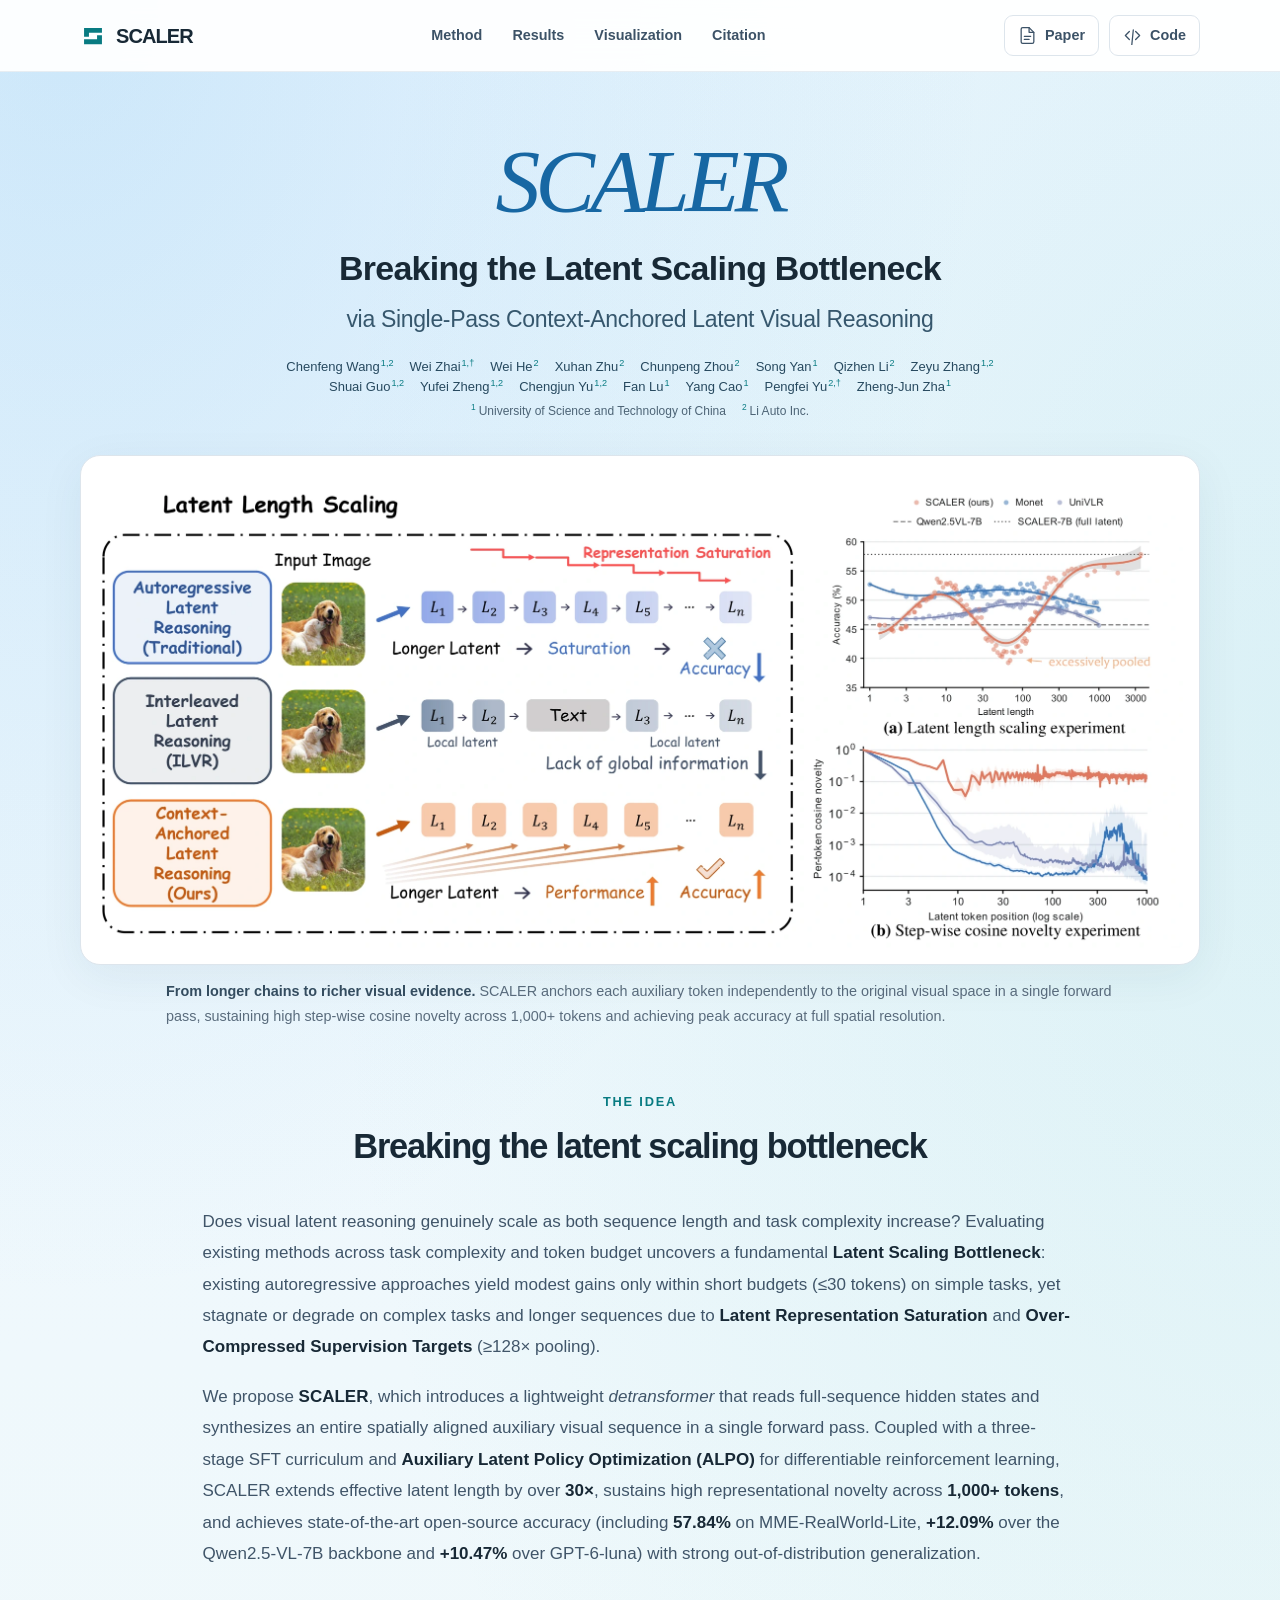
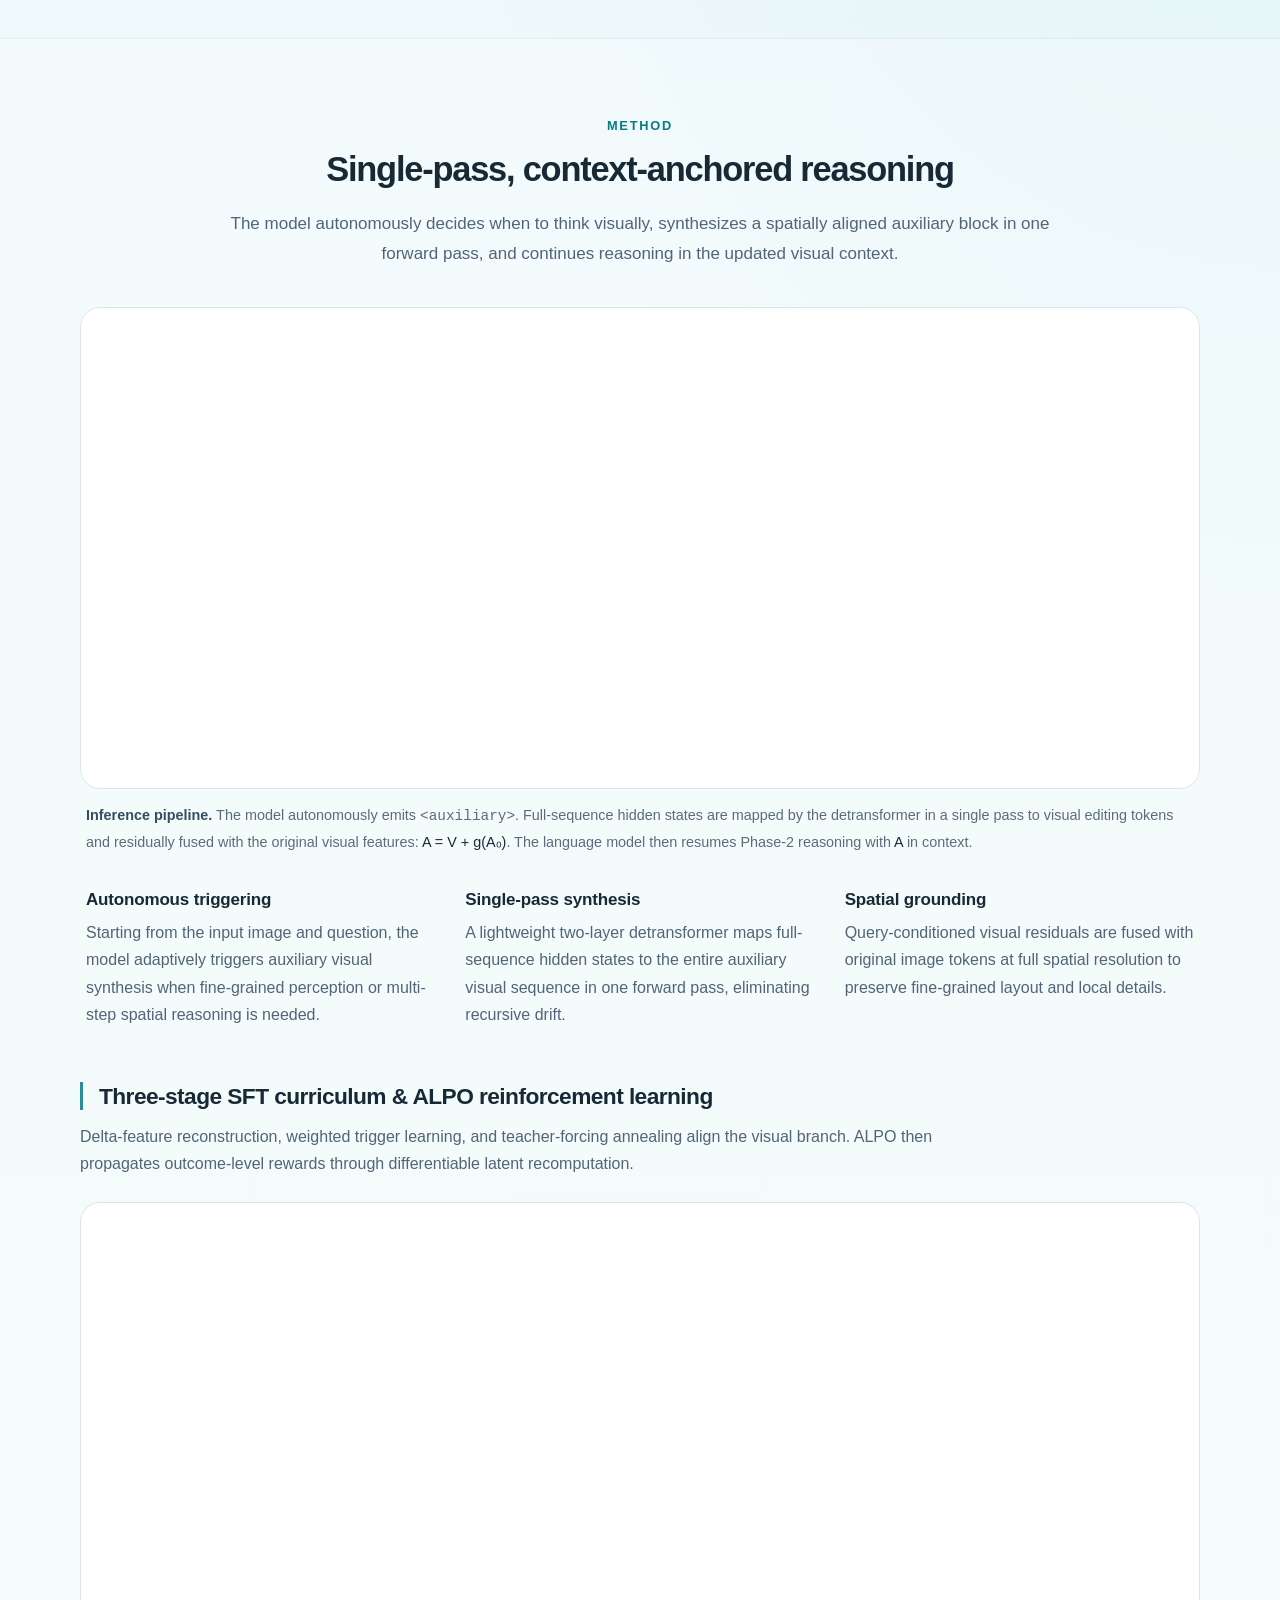
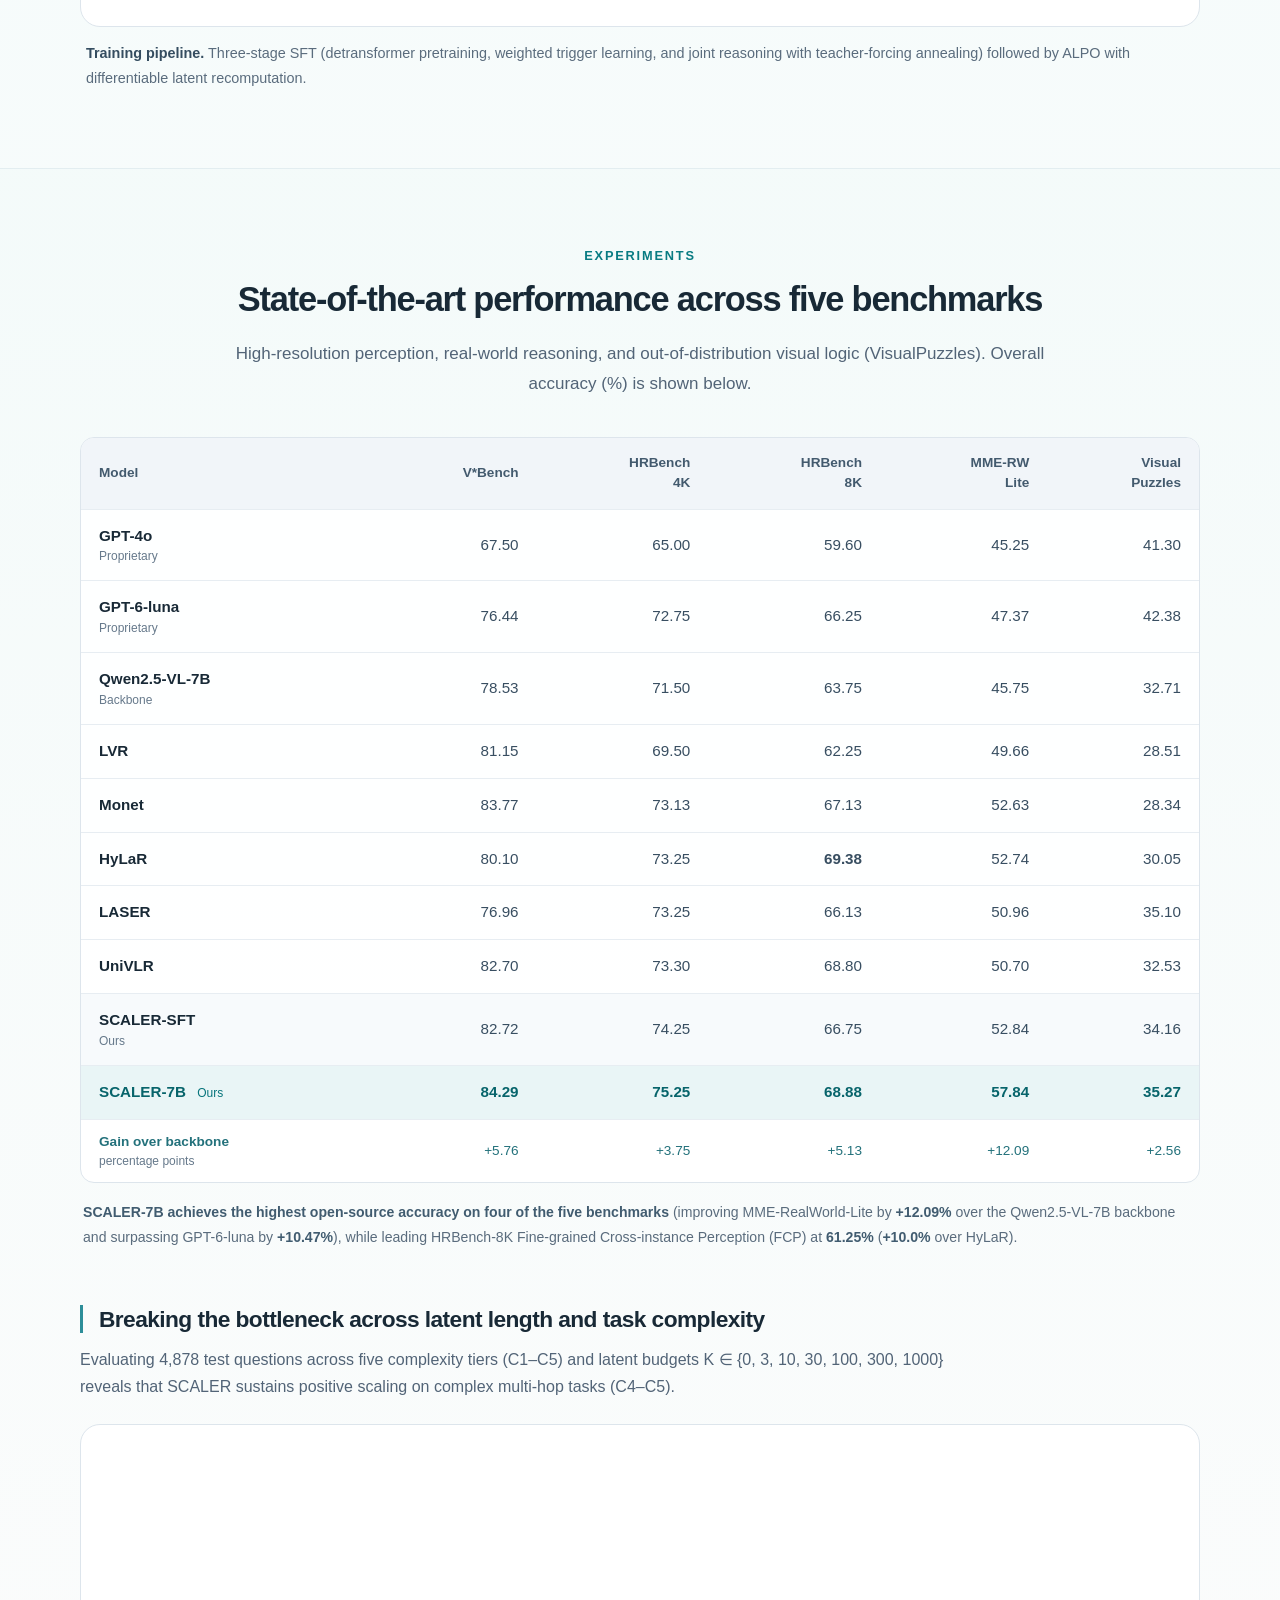
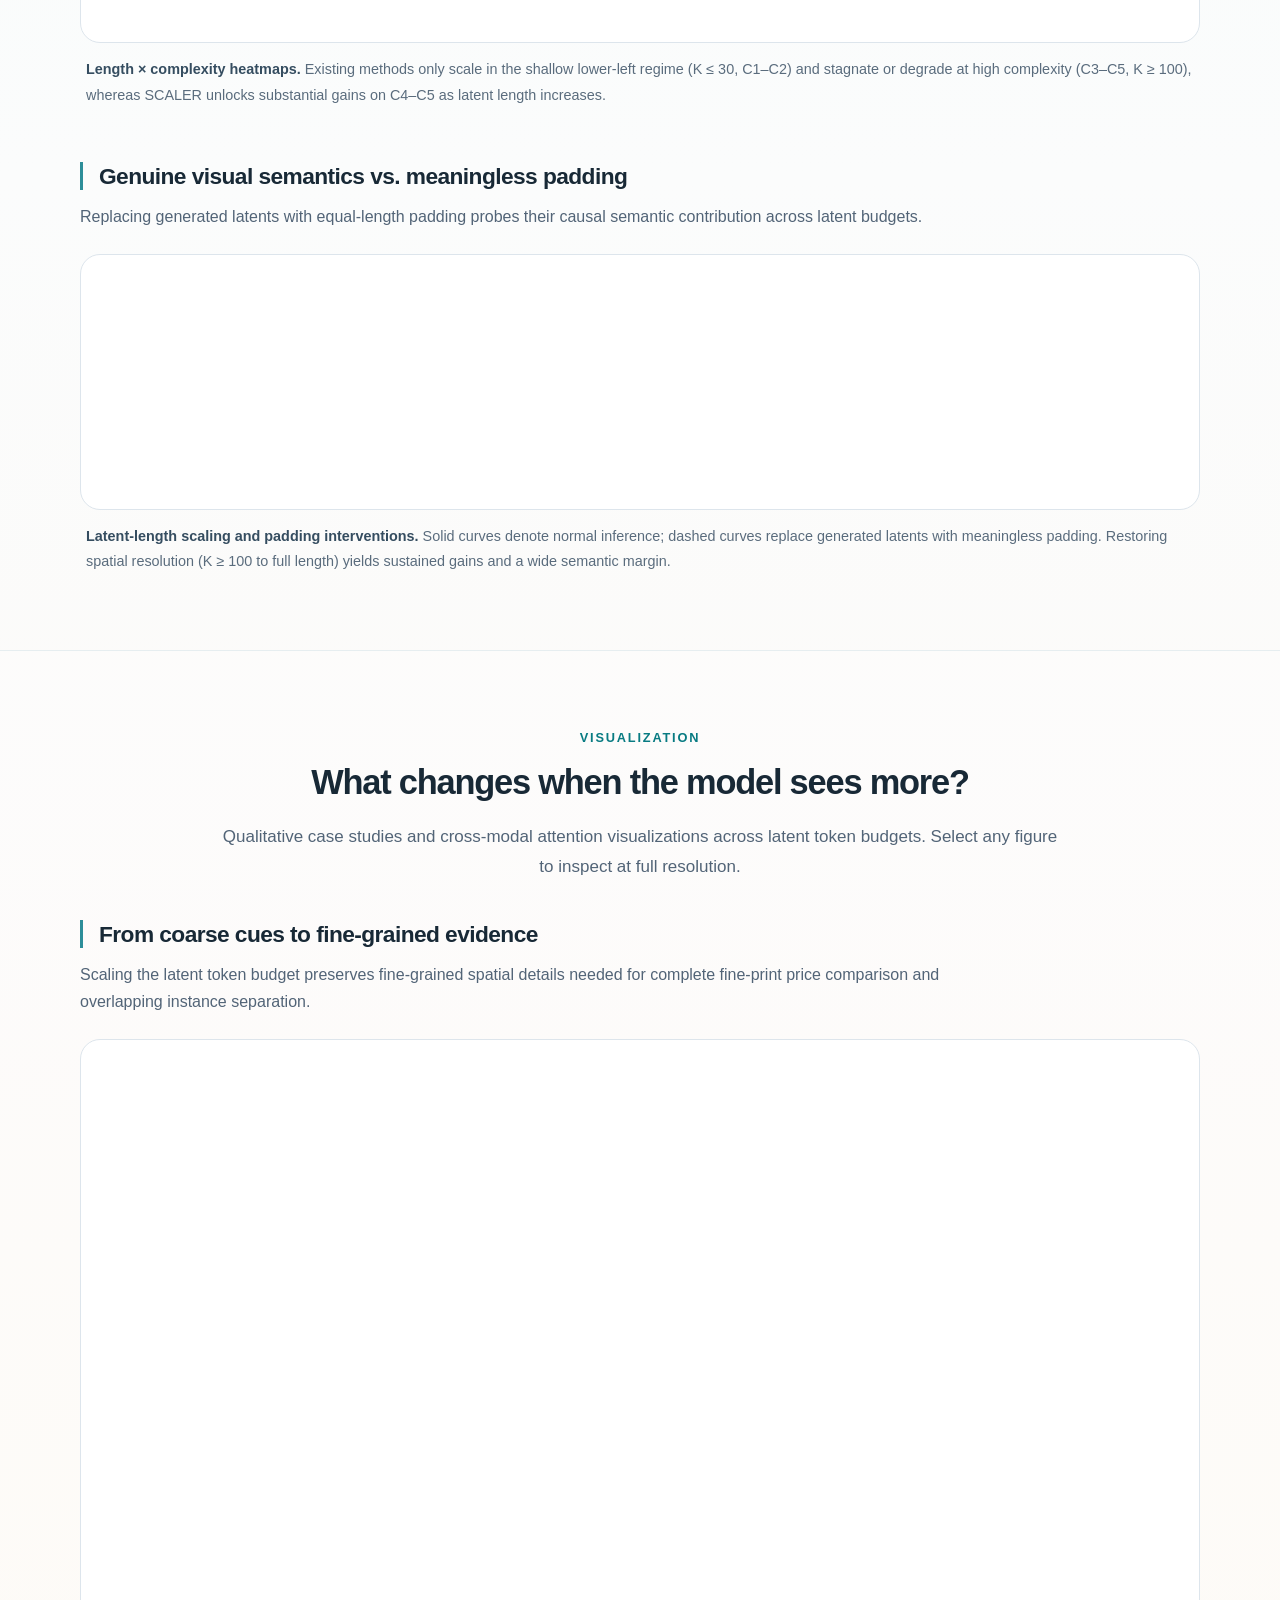
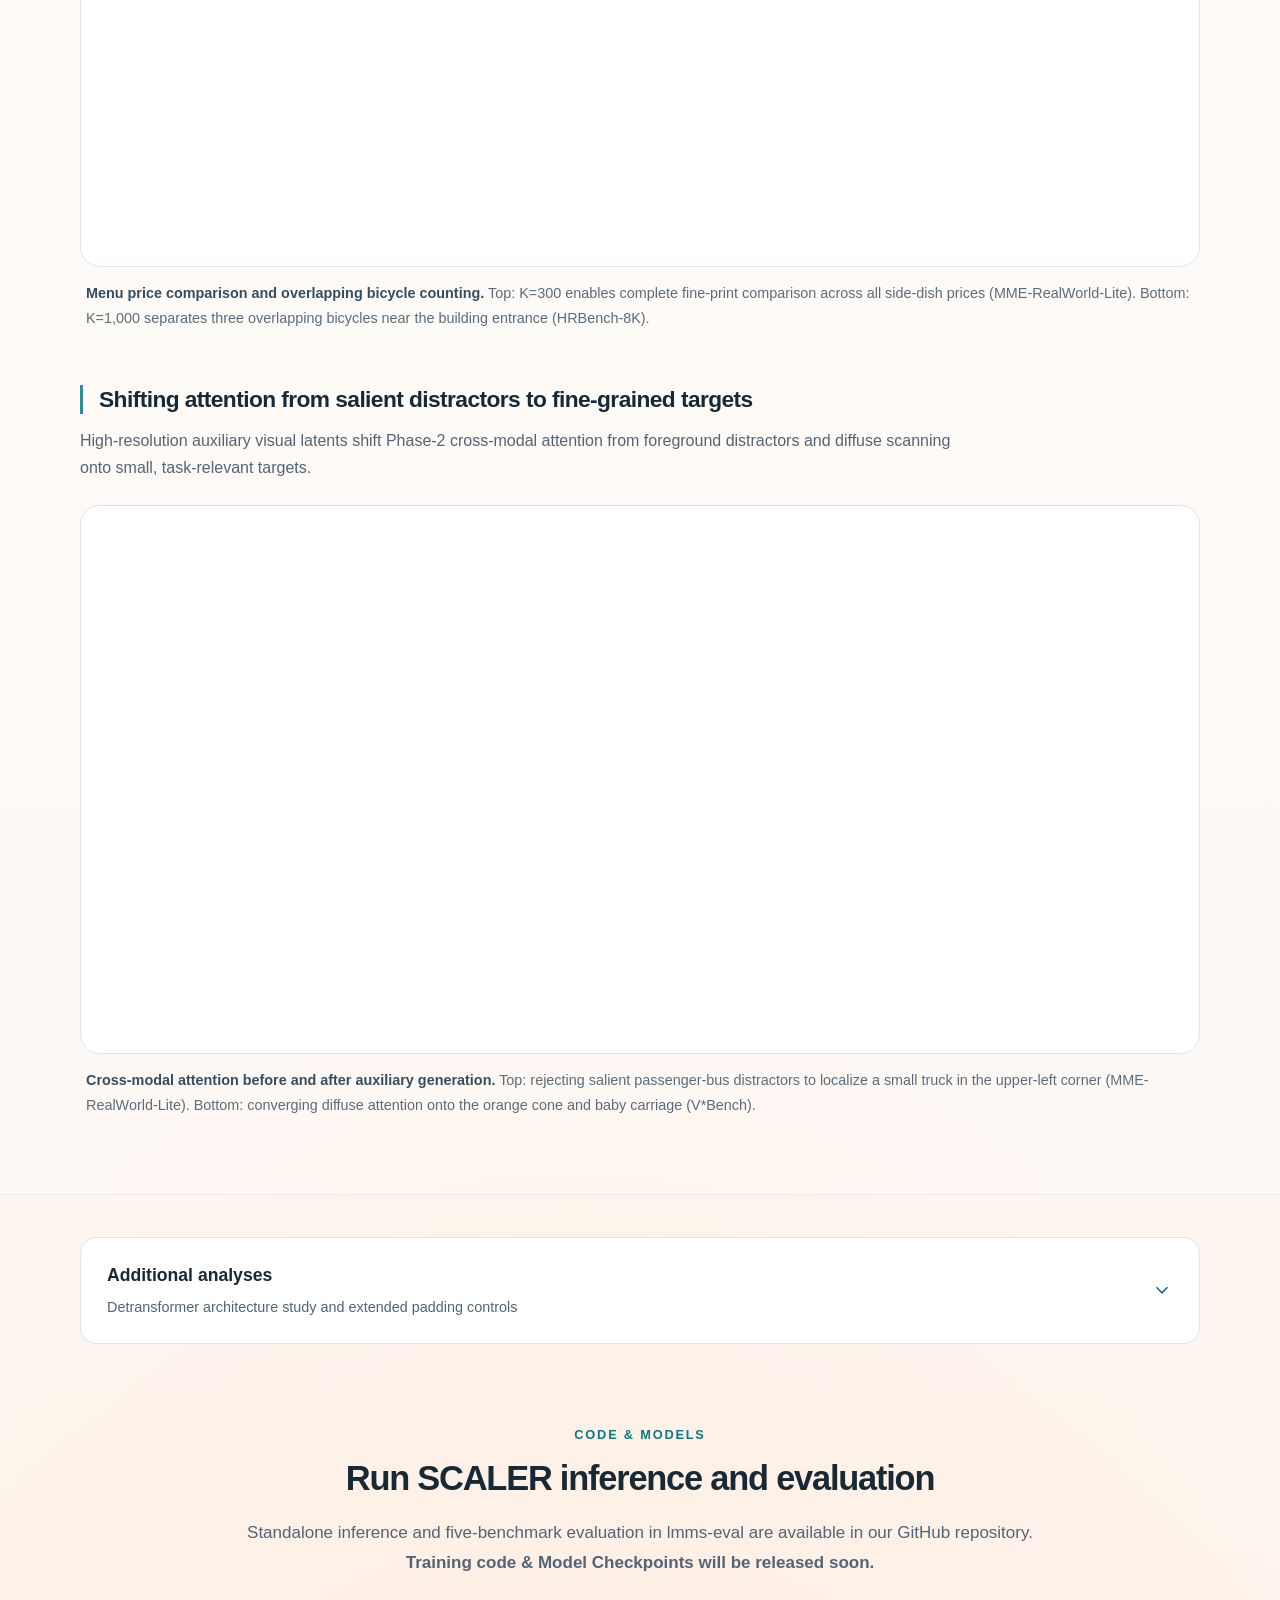
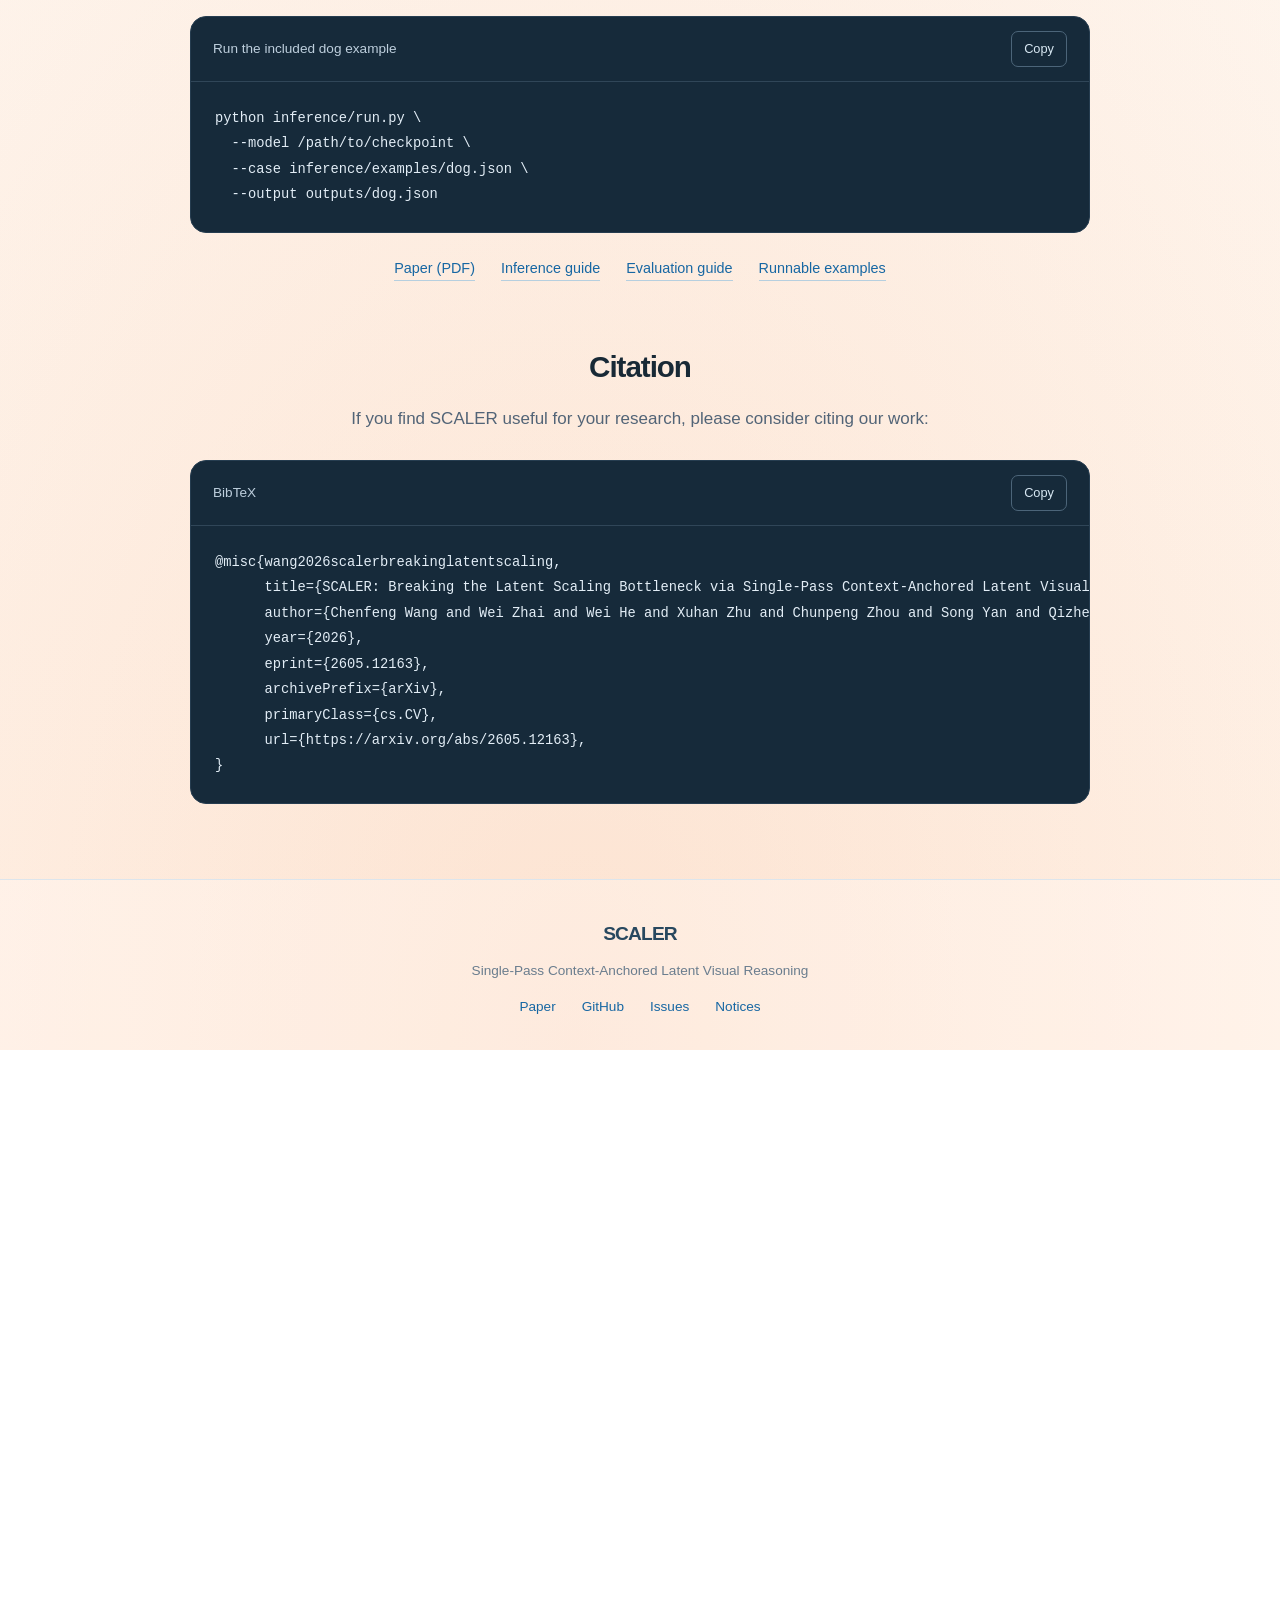
<file: index.html>
<!doctype html><html lang="en"><head><meta charset="utf-8"><meta name="viewport" content="width=device-width, initial-scale=1"><meta http-equiv="refresh" content="0; url=SCALER/"><link rel="canonical" href="https://bonjour-codedev.github.io/SCALER/"><title>SCALER</title></head><body><p><a href="SCALER/">Visit the SCALER project</a></p></body></html>
</file>
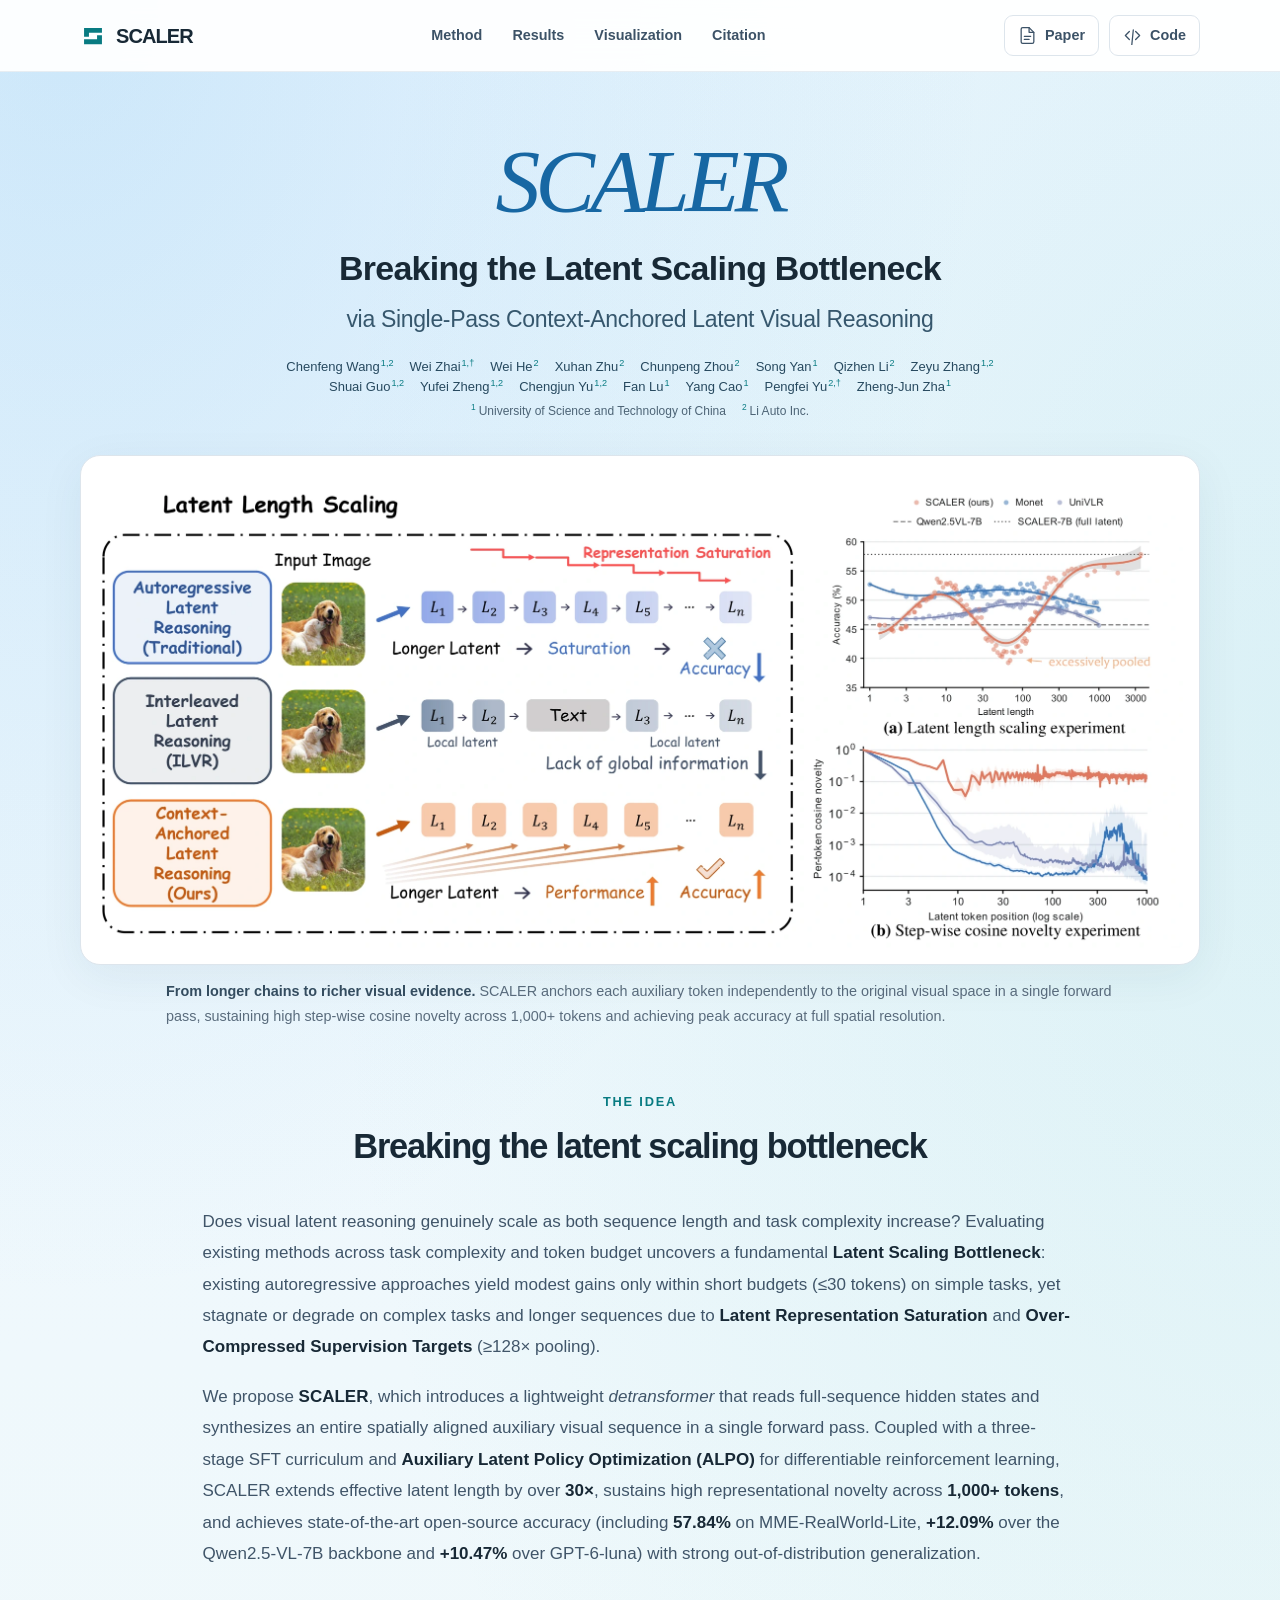
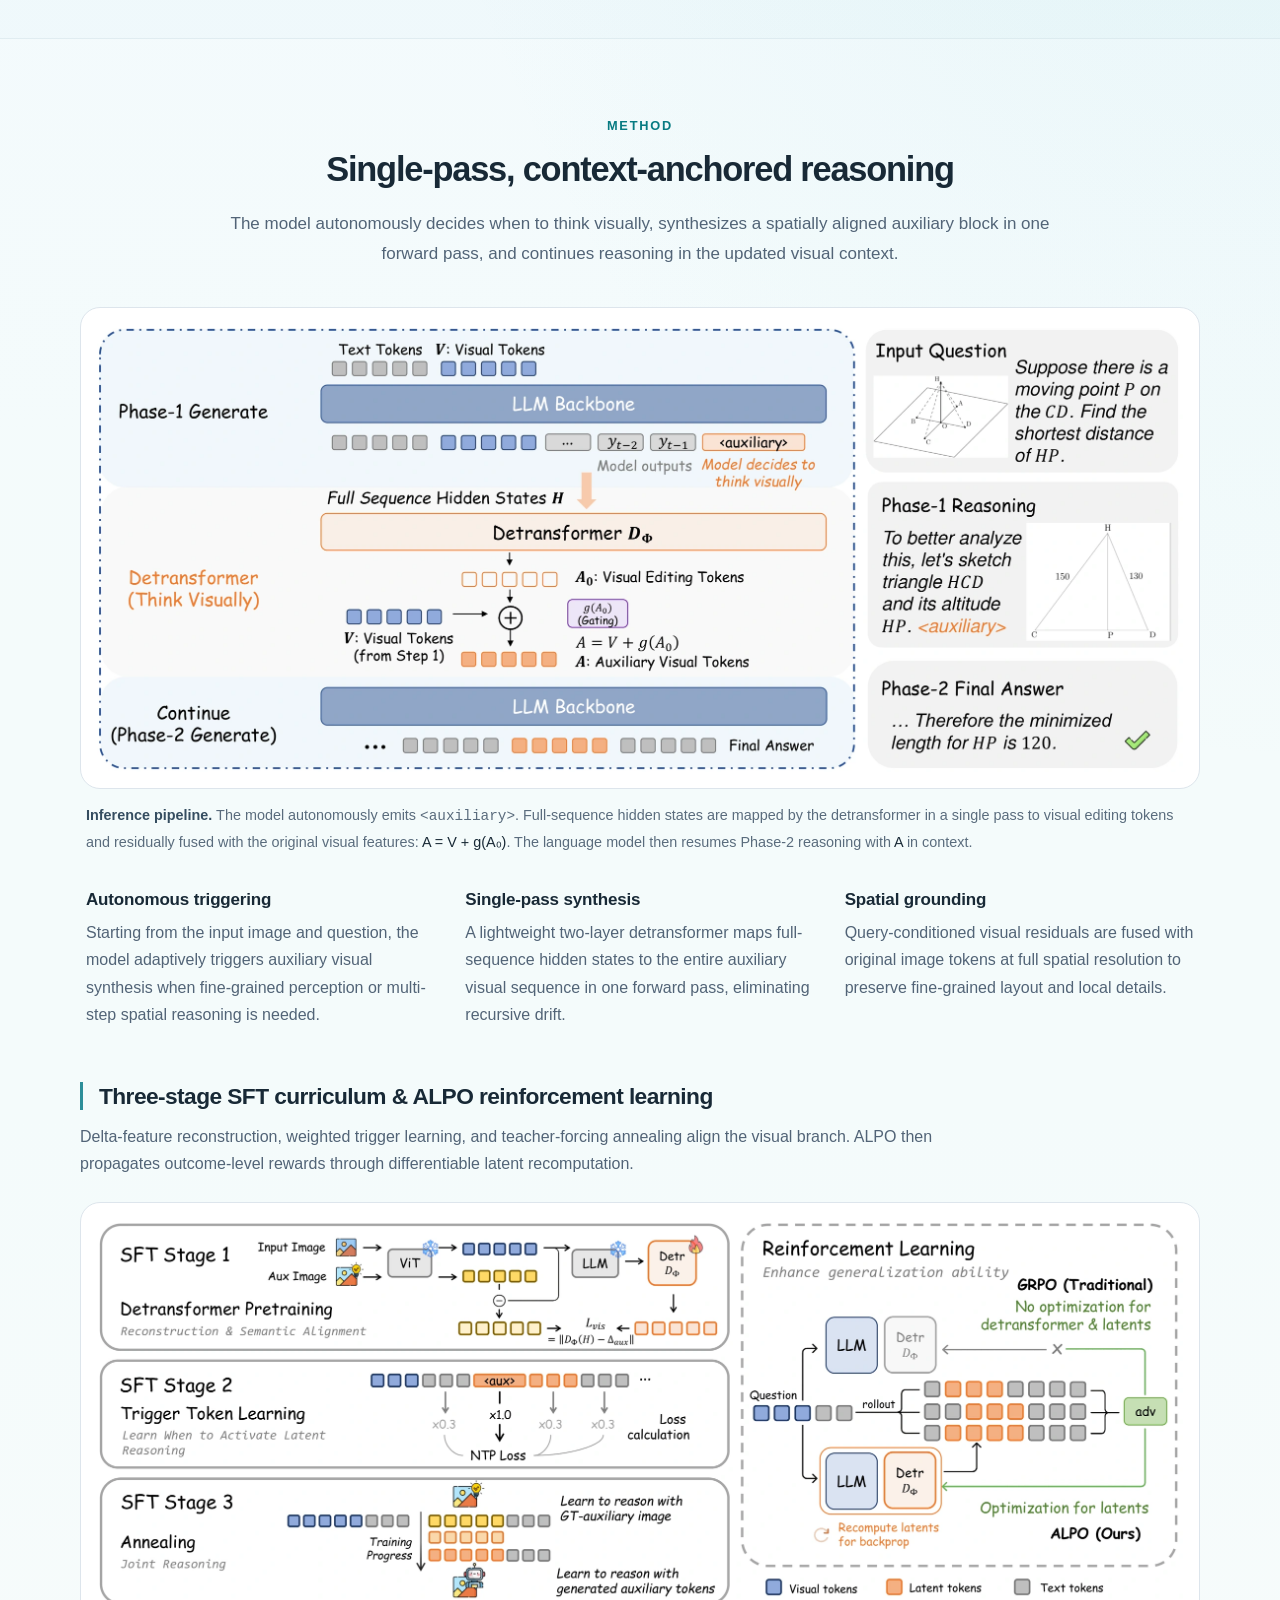
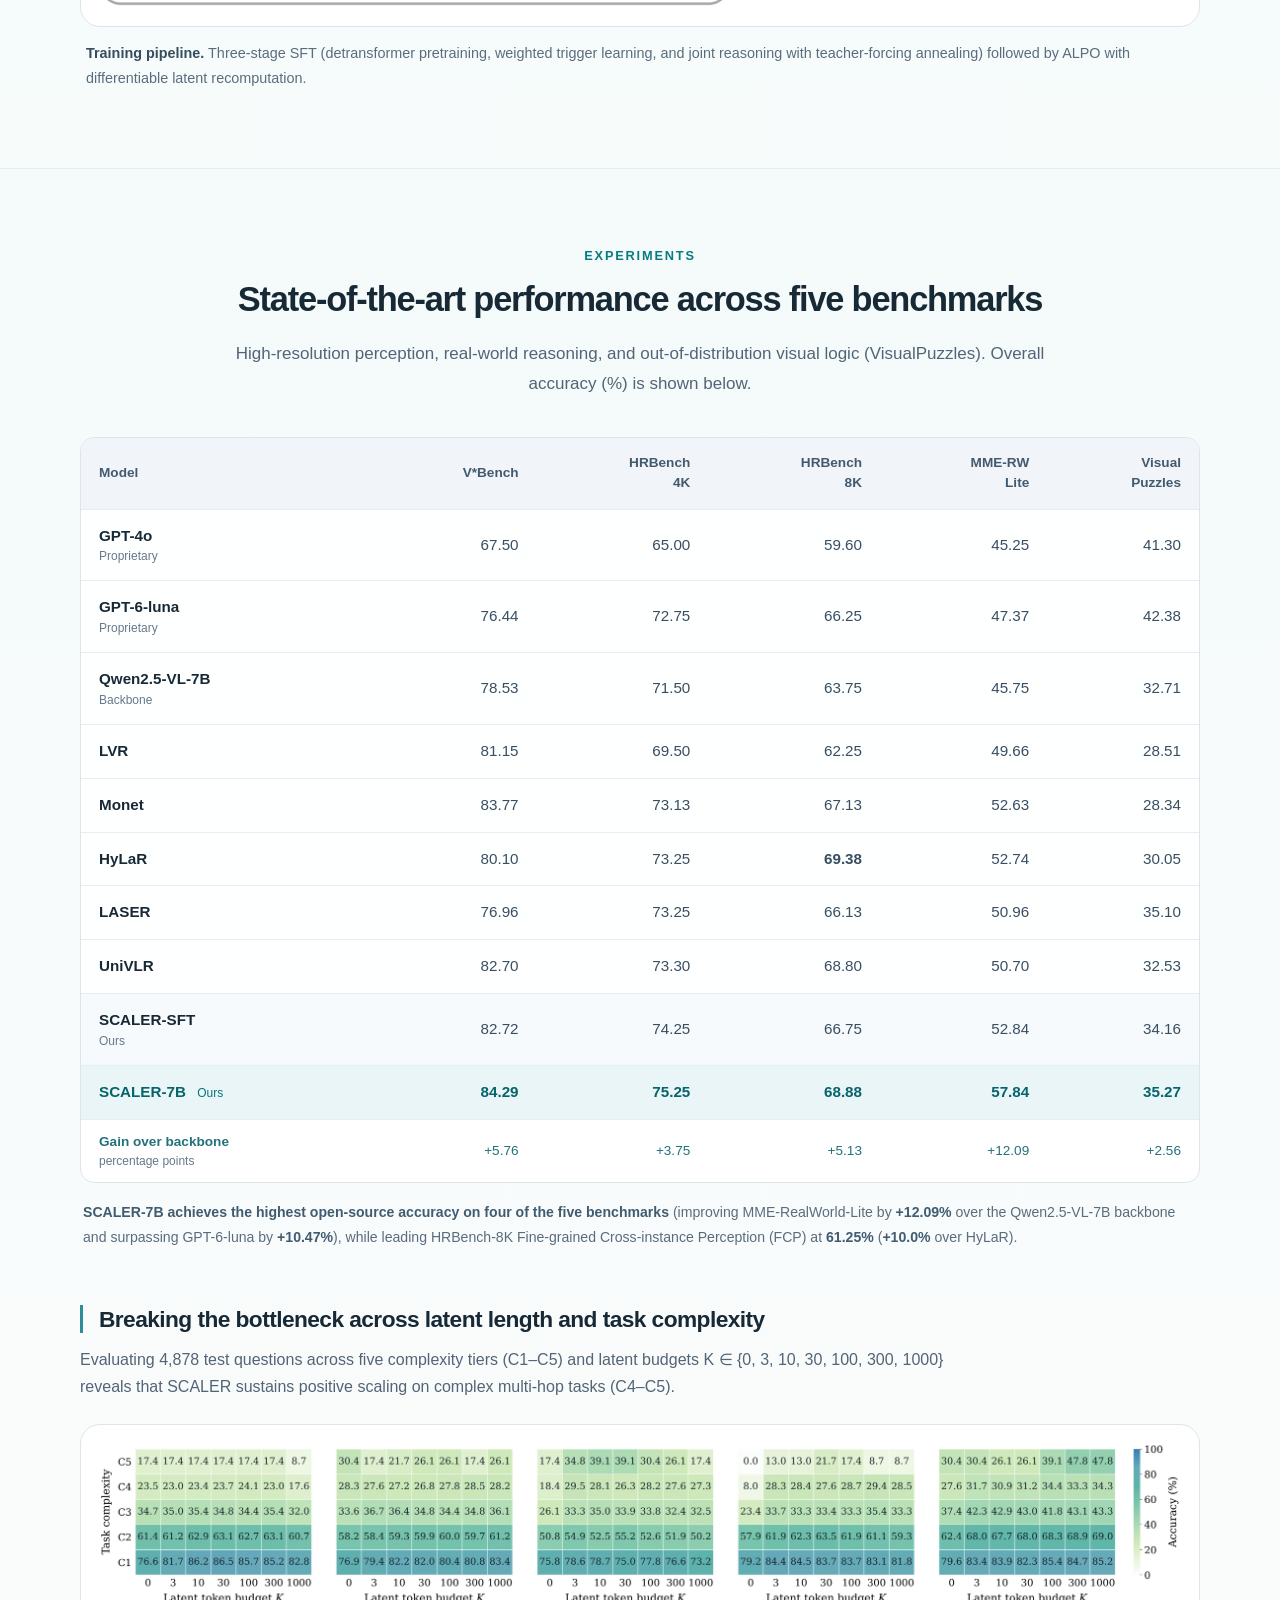
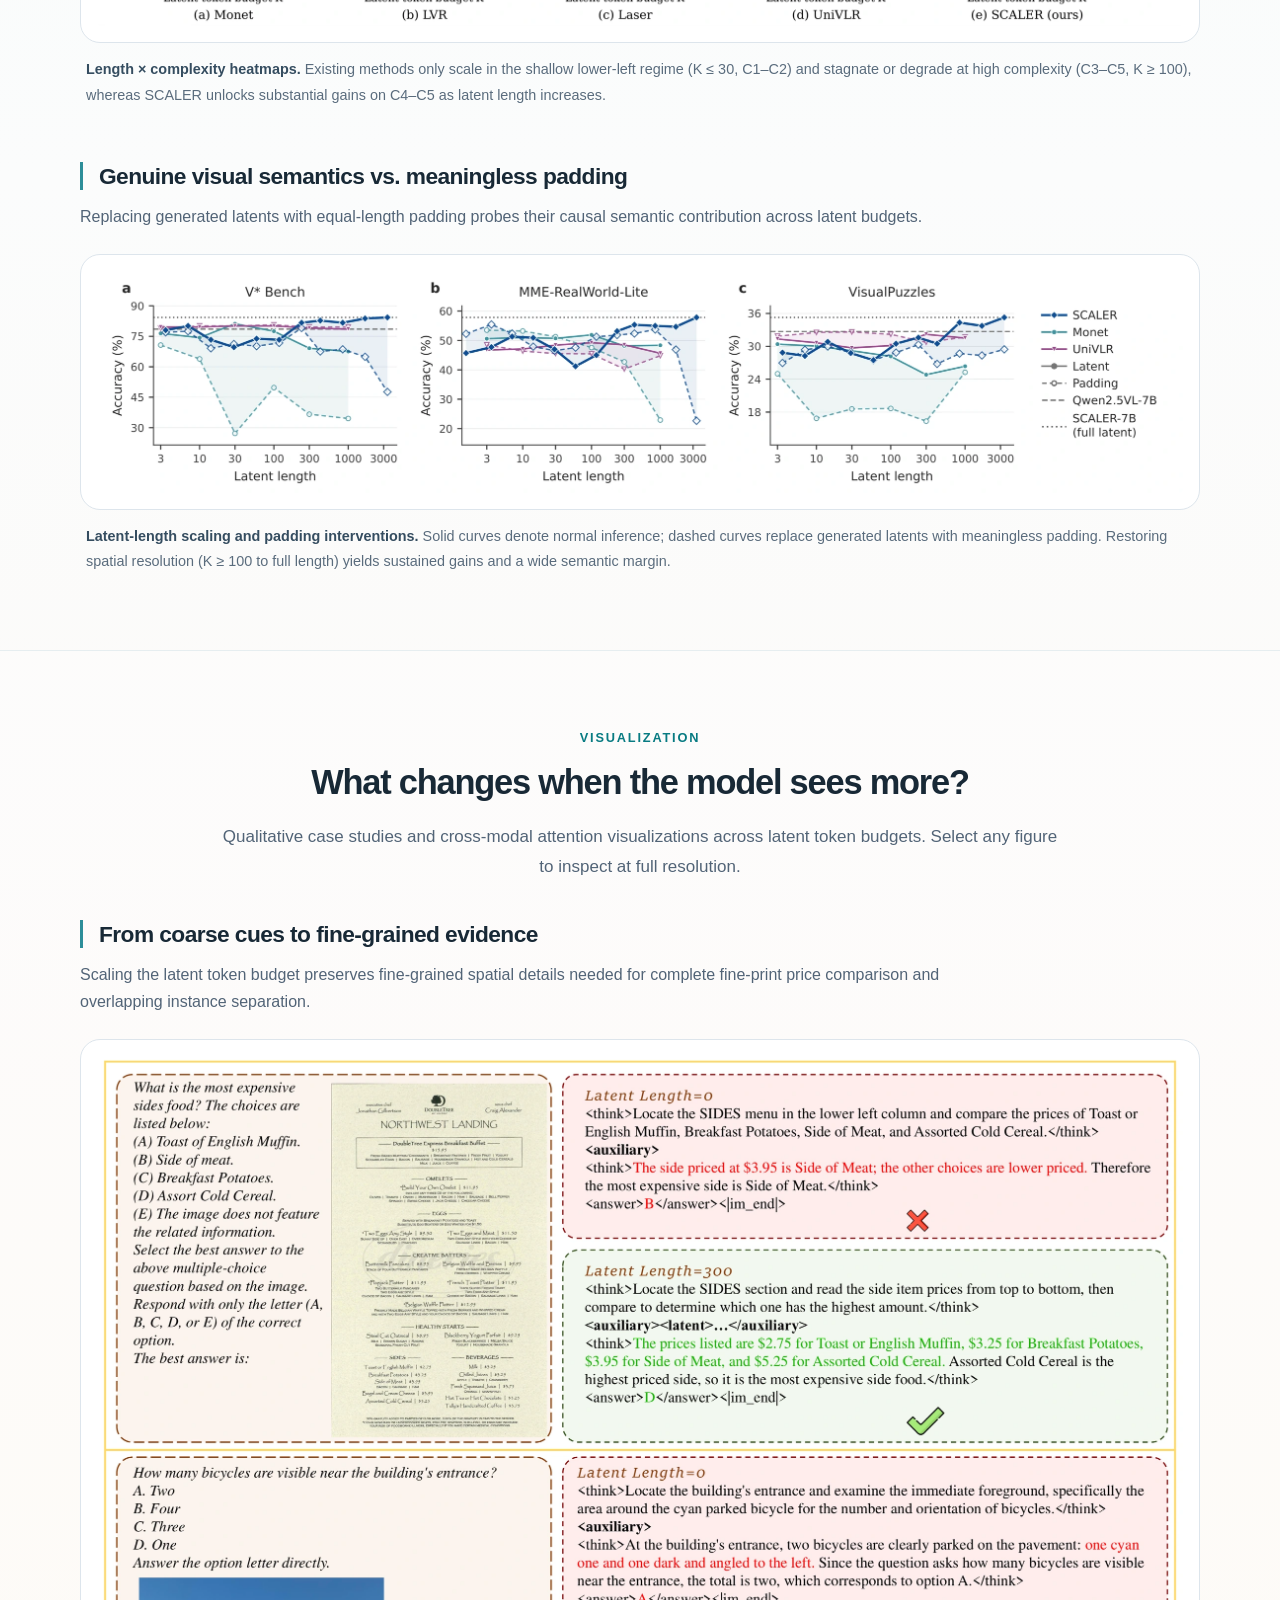
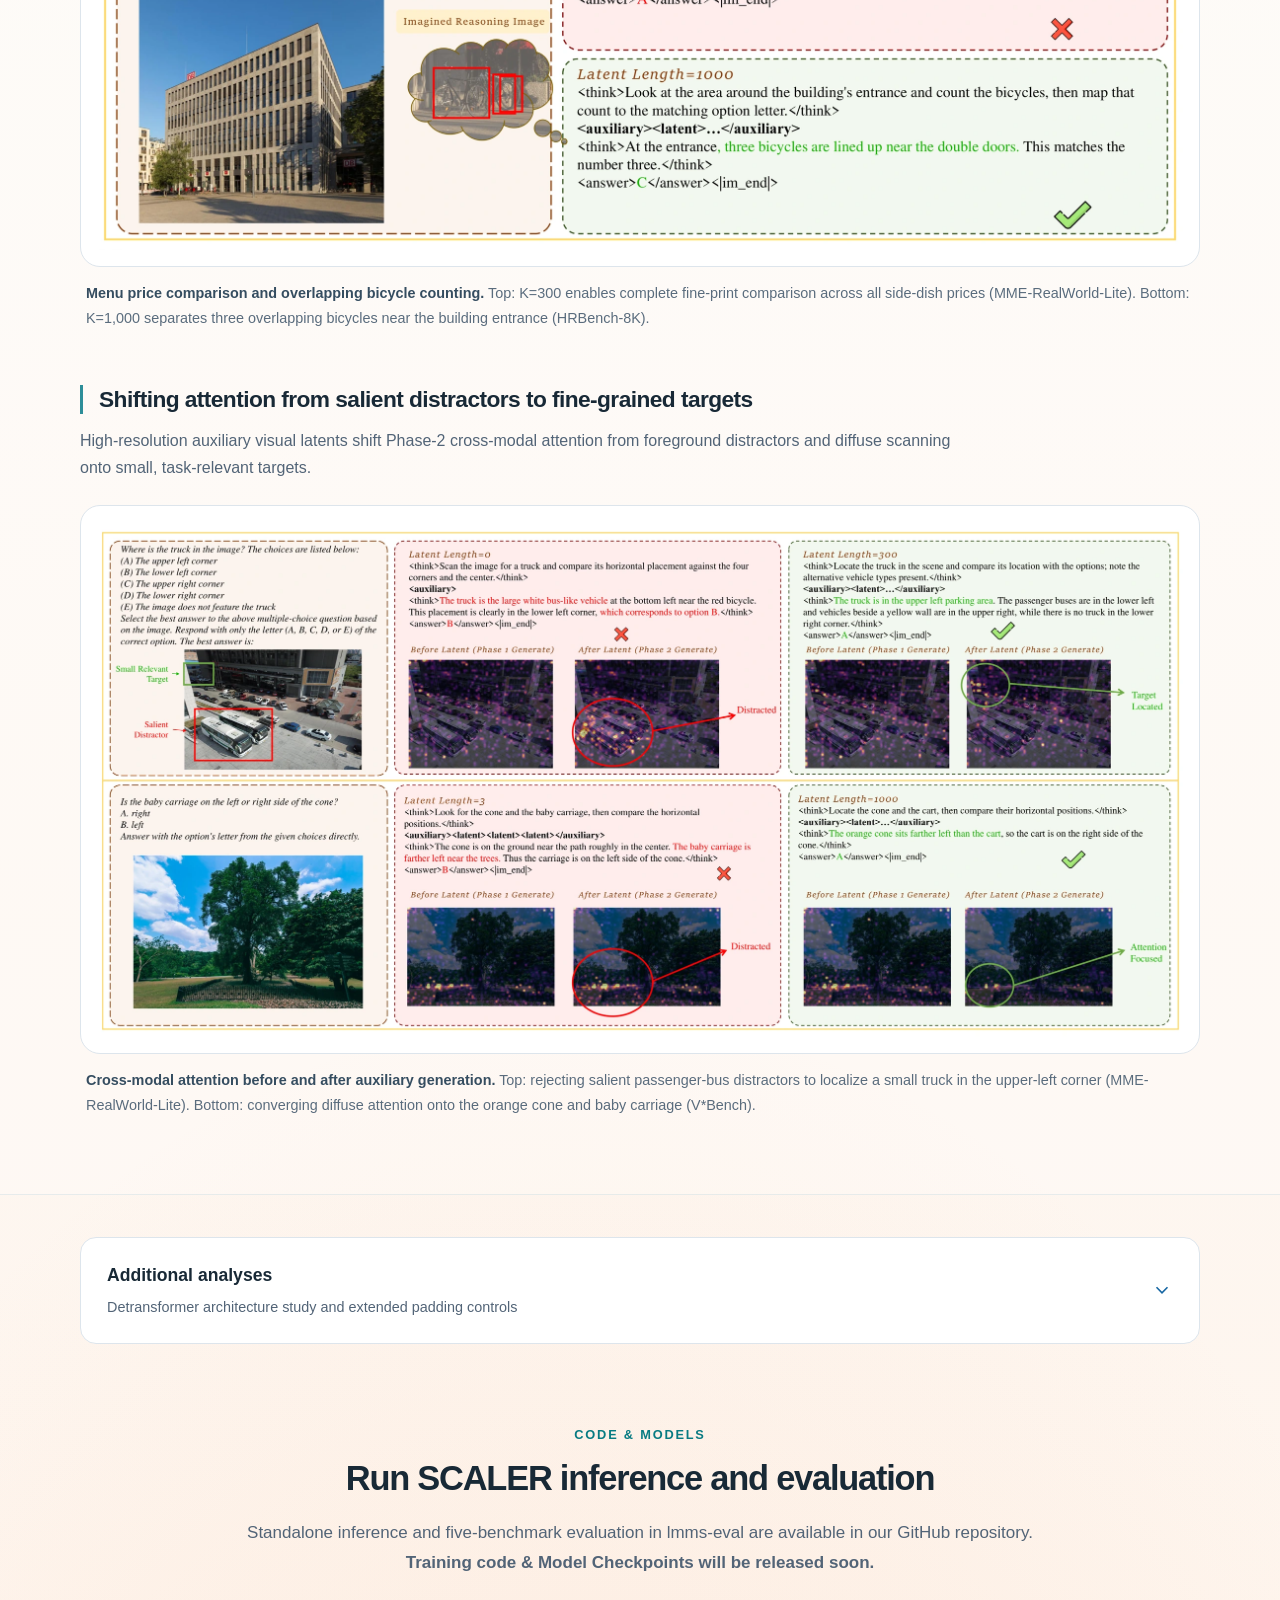
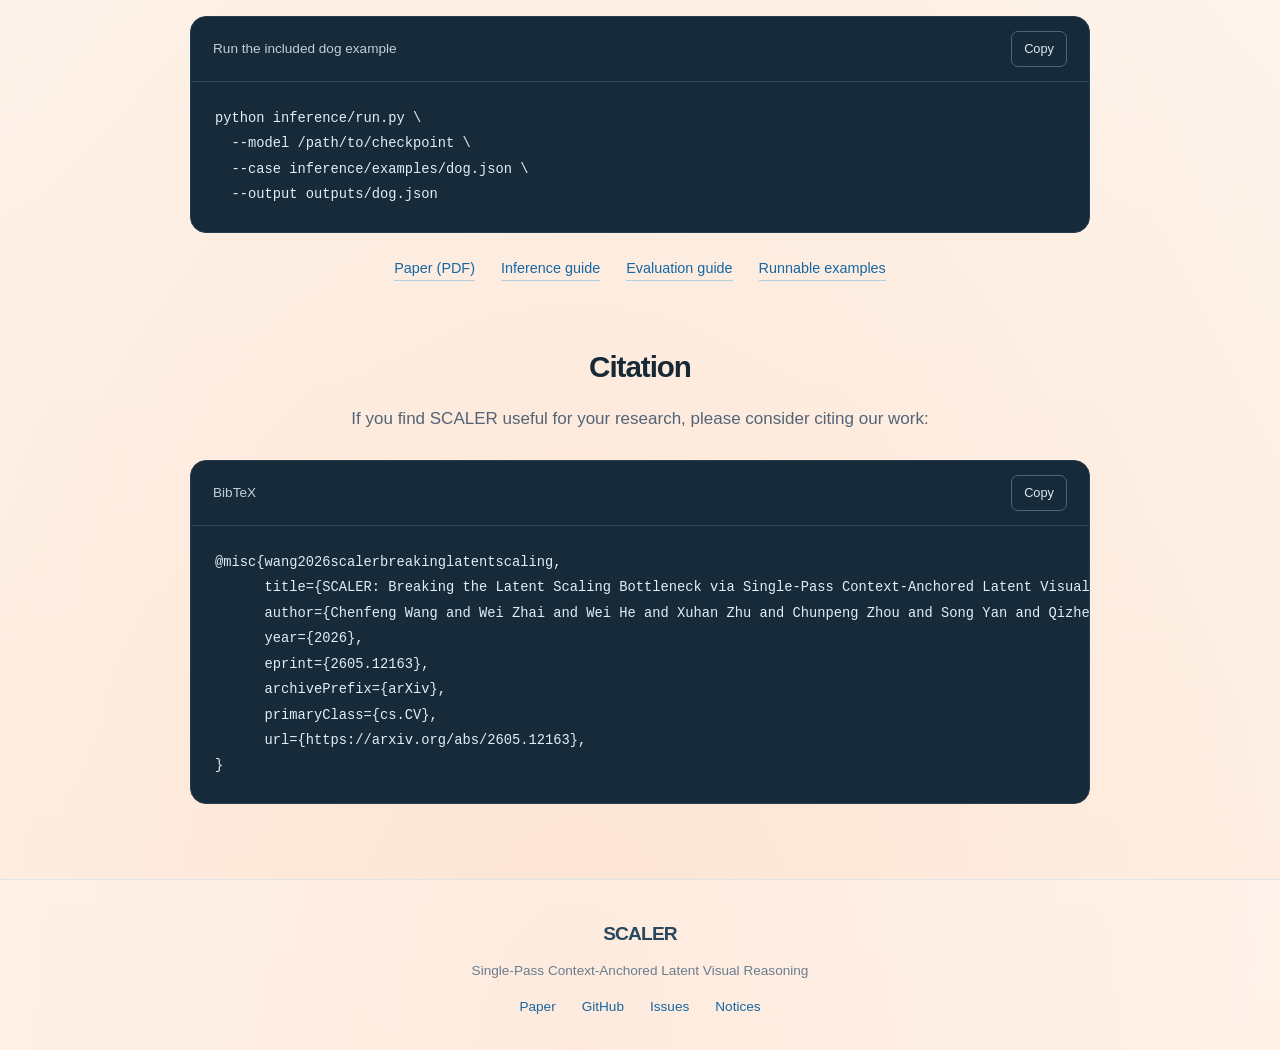
<file: SCALER/index.html>
<!doctype html>
<html lang="en">
<head>
  <meta charset="utf-8">
  <meta name="viewport" content="width=device-width, initial-scale=1">
  <meta name="theme-color" content="#1767a3">
  <title>SCALER | Single-Pass Context-Anchored Latent Visual Reasoning</title>
  <meta name="description" content="SCALER breaks the latent scaling bottleneck with single-pass, context-anchored visual reasoning. Explore the method, experiments, and visual case studies.">
  <link rel="canonical" href="https://bonjour-codedev.github.io/SCALER/">
  <meta property="og:type" content="website">
  <meta property="og:title" content="SCALER: Breaking the Latent Scaling Bottleneck">
  <meta property="og:description" content="Single-Pass Context-Anchored Latent Visual Reasoning. Method, results, and visualizations.">
  <meta property="og:url" content="https://bonjour-codedev.github.io/SCALER/">
  <meta property="og:image" content="https://bonjour-codedev.github.io/SCALER/assets/social.jpg">
  <meta name="twitter:card" content="summary_large_image">
  <link rel="icon" href="assets/favicon.svg" type="image/svg+xml">
  <link rel="stylesheet" href="style.css?v=5f9c246dd382">
  <script src="app.js?v=f1e620fc0523" defer></script>
</head>
<body>
<a class="skip-link" href="#main">Skip to content</a>
<header class="site-header">
  <nav class="nav container" aria-label="Main navigation">
    <a class="brand" href="#main" aria-label="SCALER home"><svg viewBox="0 0 32 32" aria-hidden="true"><path d="M5 6h22v6H11v5H5zm22 20H5v-6h16v-5h6z"/></svg>SCALER</a>
    <div class="nav-links"><a href="#method">Method</a><a href="#results">Results</a><a href="#visualization">Visualization</a><a href="#citation">Citation</a></div>
    <div class="nav-actions"><a class="nav-code" href="https://arxiv.org/pdf/2605.12163" aria-label="SCALER paper on arXiv"><svg viewBox="0 0 24 24" aria-hidden="true"><path d="M14 2H6a2 2 0 0 0-2 2v16a2 2 0 0 0 2 2h12a2 2 0 0 0 2-2V8z"/><path d="M14 2v6h6M8 13h8M8 17h6"/></svg><span>Paper</span></a><a class="nav-code" href="https://github.com/Bonjour-CodeDev/SCALER-Code" aria-label="SCALER code on GitHub"><svg viewBox="0 0 24 24" aria-hidden="true"><path d="m8 7-5 5 5 5m8-10 5 5-5 5m-3-12-2 20"/></svg><span>Code</span></a></div>
  </nav>
</header>
<main id="main">
  <section class="hero">
    <div class="container">
      <h1 id="paper-title">
        <span class="project-name">SCALER</span>
        <span class="paper-title-main">Breaking the Latent Scaling Bottleneck</span>
        <span class="paper-title-detail">via Single-Pass Context-Anchored Latent Visual Reasoning</span>
      </h1>
      <div class="review-team" aria-label="Authors and affiliations">
        <div class="review-author-list"><div class="review-author-rows" role="list" aria-label="Authors">
<div class="review-author-row" role="presentation"><span class="review-author" role="listitem">Chenfeng Wang<sup>1,2</sup></span><span class="review-author" role="listitem">Wei Zhai<sup>1,†</sup></span><span class="review-author" role="listitem">Wei He<sup>2</sup></span><span class="review-author" role="listitem">Xuhan Zhu<sup>2</sup></span><span class="review-author" role="listitem">Chunpeng Zhou<sup>2</sup></span><span class="review-author" role="listitem">Song Yan<sup>1</sup></span><span class="review-author" role="listitem">Qizhen Li<sup>2</sup></span><span class="review-author" role="listitem">Zeyu Zhang<sup>1,2</sup></span></div>
<div class="review-author-row" role="presentation"><span class="review-author" role="listitem">Shuai Guo<sup>1,2</sup></span><span class="review-author" role="listitem">Yufei Zheng<sup>1,2</sup></span><span class="review-author" role="listitem">Chengjun Yu<sup>1,2</sup></span><span class="review-author" role="listitem">Fan Lu<sup>1</sup></span><span class="review-author" role="listitem">Yang Cao<sup>1</sup></span><span class="review-author" role="listitem">Pengfei Yu<sup>2,†</sup></span><span class="review-author" role="listitem">Zheng-Jun Zha<sup>1</sup></span></div>
        </div></div>
        <p class="review-affiliations"><span><sup>1</sup>University of Science and Technology of China</span><span><sup>2</sup>Li Auto Inc.</span></p>
      </div>
<figure class="paper-figure" id="figure-motivation">
  <a class="figure-link" href="assets/motivation-full.webp" data-zoom data-title="The latent scaling bottleneck" aria-label="Enlarge: The latent scaling bottleneck">
    <img src="assets/motivation.webp" width="2200" height="963" fetchpriority="high" decoding="async" alt="Paradigm comparison: autoregressive and interleaved latent reasoning versus SCALER, with length-scaling accuracy and token novelty curves.">
    <span class="enlarge-label" aria-hidden="true"><svg viewBox="0 0 24 24"><circle cx="10" cy="10" r="6.5"/><path d="m15 15 5 5M7 10h6m-3-3v6"/></svg>Enlarge</span>
  </a>
  <figcaption><strong>From longer chains to richer visual evidence.</strong> SCALER anchors each auxiliary token independently to the original visual space in a single forward pass, sustaining high step-wise cosine novelty across 1,000+ tokens and achieving peak accuracy at full spatial resolution.</figcaption>
</figure>
    </div>
  </section>

  <section class="section abstract-section container" id="abstract">
    <div class="section-title"><p class="eyebrow">The idea</p><h2>Breaking the latent scaling bottleneck</h2></div>
    <div class="abstract-copy">
      <p>Does visual latent reasoning genuinely scale as both sequence length and task complexity increase? Evaluating existing methods across task complexity and token budget uncovers a fundamental <strong>Latent Scaling Bottleneck</strong>: existing autoregressive approaches yield modest gains only within short budgets (≤30 tokens) on simple tasks, yet stagnate or degrade on complex tasks and longer sequences due to <strong>Latent Representation Saturation</strong> and <strong>Over-Compressed Supervision Targets</strong> (≥128× pooling).</p>
      <p>We propose <strong>SCALER</strong>, which introduces a lightweight <em>detransformer</em> that reads full-sequence hidden states and synthesizes an entire spatially aligned auxiliary visual sequence in a single forward pass. Coupled with a three-stage SFT curriculum and <strong>Auxiliary Latent Policy Optimization (ALPO)</strong> for differentiable reinforcement learning, SCALER extends effective latent length by over <strong>30×</strong>, sustains high representational novelty across <strong>1,000+ tokens</strong>, and achieves state-of-the-art open-source accuracy (including <strong>57.84%</strong> on MME-RealWorld-Lite, <strong>+12.09%</strong> over the Qwen2.5-VL-7B backbone and <strong>+10.47%</strong> over GPT-6-luna) with strong out-of-distribution generalization.</p>
    </div>
  </section>

  <section class="section section-tinted" id="method">
    <div class="container">
      <div class="section-title"><p class="eyebrow">Method</p><h2>Single-pass, context-anchored reasoning</h2><p>The model autonomously decides when to think visually, synthesizes a spatially aligned auxiliary block in one forward pass, and continues reasoning in the updated visual context.</p></div>
<figure class="paper-figure" id="figure-method">
  <a class="figure-link" href="assets/method-full.webp" data-zoom data-title="SCALER inference pipeline" aria-label="Enlarge: SCALER inference pipeline">
    <img src="assets/method.webp" width="2200" height="909" loading="lazy" decoding="async" alt="Natural auxiliary triggering, single-pass detransformer, residual fusion with image features, and continued generation, illustrated with a geometry question.">
    <span class="enlarge-label" aria-hidden="true"><svg viewBox="0 0 24 24"><circle cx="10" cy="10" r="6.5"/><path d="m15 15 5 5M7 10h6m-3-3v6"/></svg>Enlarge</span>
  </a>
  <figcaption><strong>Inference pipeline.</strong> The model autonomously emits <code>&lt;auxiliary&gt;</code>. Full-sequence hidden states are mapped by the detransformer in a single pass to visual editing tokens and residually fused with the original visual features: <span class="formula">A = V + g(A₀)</span>. The language model then resumes Phase-2 reasoning with <span class="formula">A</span> in context.</figcaption>
</figure>
      <div class="method-notes">
        <div><h3>Autonomous triggering</h3><p>Starting from the input image and question, the model adaptively triggers auxiliary visual synthesis when fine-grained perception or multi-step spatial reasoning is needed.</p></div>
        <div><h3>Single-pass synthesis</h3><p>A lightweight two-layer detransformer maps full-sequence hidden states to the entire auxiliary visual sequence in one forward pass, eliminating recursive drift.</p></div>
        <div><h3>Spatial grounding</h3><p>Query-conditioned visual residuals are fused with original image tokens at full spatial resolution to preserve fine-grained layout and local details.</p></div>
      </div>
      <div class="subsection-heading"><h3>Three-stage SFT curriculum &amp; ALPO reinforcement learning</h3><p>Delta-feature reconstruction, weighted trigger learning, and teacher-forcing annealing align the visual branch. ALPO then propagates outcome-level rewards through differentiable latent recomputation.</p></div>
<figure class="paper-figure" id="figure-training">
  <a class="figure-link" href="assets/training-full.webp" data-zoom data-title="SCALER training pipeline and ALPO" aria-label="Enlarge: SCALER training pipeline and ALPO">
    <img src="assets/training.webp" width="2200" height="793" loading="lazy" decoding="async" alt="Three supervised training stages followed by ALPO, with gradients flowing through recomputed auxiliary latents.">
    <span class="enlarge-label" aria-hidden="true"><svg viewBox="0 0 24 24"><circle cx="10" cy="10" r="6.5"/><path d="m15 15 5 5M7 10h6m-3-3v6"/></svg>Enlarge</span>
  </a>
  <figcaption><strong>Training pipeline.</strong> Three-stage SFT (detransformer pretraining, weighted trigger learning, and joint reasoning with teacher-forcing annealing) followed by ALPO with differentiable latent recomputation.</figcaption>
</figure>
    </div>
  </section>

  <section class="section container" id="results">
    <div class="section-title"><p class="eyebrow">Experiments</p><h2>State-of-the-art performance across five benchmarks</h2><p>High-resolution perception, real-world reasoning, and out-of-distribution visual logic (VisualPuzzles). Overall accuracy (%) is shown below.</p></div>
<div class="results-table-wrap"><table class="results-table"><caption class="sr-only">Overall benchmark accuracy in percent</caption><thead><tr><th scope="col">Model</th><th scope="col">V*Bench</th><th scope="col">HRBench<br>4K</th><th scope="col">HRBench<br>8K</th><th scope="col">MME-RW<br>Lite</th><th scope="col">Visual<br>Puzzles</th></tr></thead><tbody>
      <tr><th scope="row">GPT-4o <span>Proprietary</span></th><td>67.50</td><td>65.00</td><td>59.60</td><td>45.25</td><td>41.30</td></tr>
      <tr><th scope="row">GPT-6-luna <span>Proprietary</span></th><td>76.44</td><td>72.75</td><td>66.25</td><td>47.37</td><td>42.38</td></tr>
      <tr><th scope="row">Qwen2.5-VL-7B <span>Backbone</span></th><td>78.53</td><td>71.50</td><td>63.75</td><td>45.75</td><td>32.71</td></tr>
      <tr><th scope="row">LVR</th><td>81.15</td><td>69.50</td><td>62.25</td><td>49.66</td><td>28.51</td></tr>
      <tr><th scope="row">Monet</th><td>83.77</td><td>73.13</td><td>67.13</td><td>52.63</td><td>28.34</td></tr>
      <tr><th scope="row">HyLaR</th><td>80.10</td><td>73.25</td><td><strong>69.38</strong></td><td>52.74</td><td>30.05</td></tr>
      <tr><th scope="row">LASER</th><td>76.96</td><td>73.25</td><td>66.13</td><td>50.96</td><td>35.10</td></tr>
      <tr><th scope="row">UniVLR</th><td>82.70</td><td>73.30</td><td>68.80</td><td>50.70</td><td>32.53</td></tr>
      <tr class="sft-row"><th scope="row">SCALER-SFT <span>Ours</span></th><td>82.72</td><td>74.25</td><td>66.75</td><td>52.84</td><td>34.16</td></tr>
      <tr class="ours-row"><th scope="row">SCALER-7B <span>Ours</span></th><td><strong>84.29</strong></td><td><strong>75.25</strong></td><td>68.88</td><td><strong>57.84</strong></td><td><strong>35.27</strong></td></tr>
      <tr class="delta-row"><th scope="row">Gain over backbone <span>percentage points</span></th><td>+5.76</td><td>+3.75</td><td>+5.13</td><td>+12.09</td><td>+2.56</td></tr>
    </tbody></table></div>
    <p class="table-note"><strong>SCALER-7B achieves the highest open-source accuracy on four of the five benchmarks</strong> (improving MME-RealWorld-Lite by <strong>+12.09%</strong> over the Qwen2.5-VL-7B backbone and surpassing GPT-6-luna by <strong>+10.47%</strong>), while leading HRBench-8K Fine-grained Cross-instance Perception (FCP) at <strong>61.25%</strong> (<strong>+10.0%</strong> over HyLaR).</p>

    <div class="subsection-heading" id="scaling"><h3>Breaking the bottleneck across latent length and task complexity</h3><p>Evaluating 4,878 test questions across five complexity tiers (C1–C5) and latent budgets K ∈ {0, 3, 10, 30, 100, 300, 1000} reveals that SCALER sustains positive scaling on complex multi-hop tasks (C4–C5).</p></div>
<figure class="paper-figure" id="figure-confusion_matrix">
  <a class="figure-link" href="assets/confusion_matrix-full.webp" data-zoom data-title="Accuracy across latent budgets and task complexity" aria-label="Enlarge: Accuracy across latent budgets and task complexity">
    <img src="assets/confusion_matrix.webp" width="2200" height="375" loading="lazy" decoding="async" alt="Accuracy heatmaps for Monet, LVR, LASER, UniVLR, and SCALER across five task-complexity levels and seven latent budgets.">
    <span class="enlarge-label" aria-hidden="true"><svg viewBox="0 0 24 24"><circle cx="10" cy="10" r="6.5"/><path d="m15 15 5 5M7 10h6m-3-3v6"/></svg>Enlarge</span>
  </a>
  <figcaption><strong>Length × complexity heatmaps.</strong> Existing methods only scale in the shallow lower-left regime (K ≤ 30, C1–C2) and stagnate or degrade at high complexity (C3–C5, K ≥ 100), whereas SCALER unlocks substantial gains on C4–C5 as latent length increases.</figcaption>
</figure>
    <div class="subsection-heading"><h3>Genuine visual semantics vs. meaningless padding</h3><p>Replacing generated latents with equal-length padding probes their causal semantic contribution across latent budgets.</p></div>
<figure class="paper-figure" id="figure-filling">
  <a class="figure-link" href="assets/filling-full.webp" data-zoom data-title="Latent length scaling and meaningless padding" aria-label="Enlarge: Latent length scaling and meaningless padding">
    <img src="assets/filling.webp" width="2200" height="449" loading="lazy" decoding="async" alt="Accuracy curves on V*Bench, MME-RealWorld-Lite, and VisualPuzzles comparing generated latents with equal-length meaningless padding.">
    <span class="enlarge-label" aria-hidden="true"><svg viewBox="0 0 24 24"><circle cx="10" cy="10" r="6.5"/><path d="m15 15 5 5M7 10h6m-3-3v6"/></svg>Enlarge</span>
  </a>
  <figcaption><strong>Latent-length scaling and padding interventions.</strong> Solid curves denote normal inference; dashed curves replace generated latents with meaningless padding. Restoring spatial resolution (K ≥ 100 to full length) yields sustained gains and a wide semantic margin.</figcaption>
</figure>
  </section>

  <section class="section section-tinted" id="visualization">
    <div class="container">
      <div class="section-title"><p class="eyebrow">Visualization</p><h2>What changes when the model sees more?</h2><p>Qualitative case studies and cross-modal attention visualizations across latent token budgets. Select any figure to inspect at full resolution.</p></div>
      <div class="subsection-heading first"><h3>From coarse cues to fine-grained evidence</h3><p>Scaling the latent token budget preserves fine-grained spatial details needed for complete fine-print price comparison and overlapping instance separation.</p></div>
<figure class="paper-figure" id="figure-case">
  <a class="figure-link" href="assets/case-full.webp" data-zoom data-title="Qualitative case studies across latent budgets" aria-label="Enlarge: Qualitative case studies across latent budgets">
    <img src="assets/case.webp" width="2200" height="1607" loading="lazy" decoding="async" alt="Paper case studies: menu-price comparison improves from an incorrect B at K=0 to correct D at K=300; bicycle counting improves from incorrect A at K=0 to correct C at K=1000.">
    <span class="enlarge-label" aria-hidden="true"><svg viewBox="0 0 24 24"><circle cx="10" cy="10" r="6.5"/><path d="m15 15 5 5M7 10h6m-3-3v6"/></svg>Enlarge</span>
  </a>
  <figcaption><strong>Menu price comparison and overlapping bicycle counting.</strong> Top: K=300 enables complete fine-print comparison across all side-dish prices (MME-RealWorld-Lite). Bottom: K=1,000 separates three overlapping bicycles near the building entrance (HRBench-8K).</figcaption>
</figure>
      <div class="subsection-heading"><h3>Shifting attention from salient distractors to fine-grained targets</h3><p>High-resolution auxiliary visual latents shift Phase-2 cross-modal attention from foreground distractors and diffuse scanning onto small, task-relevant targets.</p></div>
<figure class="paper-figure" id="figure-case-attn">
  <a class="figure-link" href="assets/case-attn-full.webp" data-zoom data-title="Visual attention before and after auxiliary generation" aria-label="Enlarge: Visual attention before and after auxiliary generation">
    <img src="assets/case-attn.webp" width="2200" height="1043" loading="lazy" decoding="async" alt="Paper attention maps: truck localization with K=0 versus K=300 on MME-RealWorld-Lite, and baby carriage position relative to a cone with K=3 versus K=1000 on V*Bench.">
    <span class="enlarge-label" aria-hidden="true"><svg viewBox="0 0 24 24"><circle cx="10" cy="10" r="6.5"/><path d="m15 15 5 5M7 10h6m-3-3v6"/></svg>Enlarge</span>
  </a>
  <figcaption><strong>Cross-modal attention before and after auxiliary generation.</strong> Top: rejecting salient passenger-bus distractors to localize a small truck in the upper-left corner (MME-RealWorld-Lite). Bottom: converging diffuse attention onto the orange cone and baby carriage (V*Bench).</figcaption>
</figure>
    </div>
  </section>

  <section class="section container supplementary-section" id="supplementary">
    <details class="supplementary">
      <summary><span><strong>Additional analyses</strong><span>Detransformer architecture study and extended padding controls</span></span><svg viewBox="0 0 24 24" aria-hidden="true"><path d="m6 9 6 6 6-6"/></svg></summary>
      <div class="supplementary-content">
        <div class="subsection-heading first"><h3>Detransformer architecture and hidden-layer selection</h3><p>Two-layer bottleneck Transformer vs. MLP across candidate extraction layers ℓ ∈ {5, 10, 15, 20, 25, max}, evaluated via similarity loss, related rate, and relevance score.</p></div>
<figure class="paper-figure" id="figure-preliminary">
  <a class="figure-link" href="assets/preliminary-full.webp" data-zoom data-title="Detransformer architecture and hidden layer selection" aria-label="Enlarge: Detransformer architecture and hidden layer selection">
    <img src="assets/preliminary.webp" width="2200" height="632" loading="lazy" decoding="async" alt="Supplementary curves comparing transformer and MLP detransformers at different hidden layers using similarity loss, related rate, and relevance score.">
    <span class="enlarge-label" aria-hidden="true"><svg viewBox="0 0 24 24"><circle cx="10" cy="10" r="6.5"/><path d="m15 15 5 5M7 10h6m-3-3v6"/></svg>Enlarge</span>
  </a>
  <figcaption><strong>Architecture and hidden-layer analysis.</strong> The two-layer Transformer detransformer at layer ℓ=20 achieves near-1.0 Related Rate and high semantic relevance while preserving downstream text representations.</figcaption>
</figure>
        <div class="subsection-heading"><h3>Extended meaningless padding comparisons</h3><p>Length scaling and meaningless padding interventions for LVR, LASER, and HyLaR alongside SCALER across V*Bench, MME-RealWorld-Lite, and VisualPuzzles.</p></div>
<figure class="paper-figure" id="figure-filling-supp">
  <a class="figure-link" href="assets/filling-supp-full.webp" data-zoom data-title="Additional latent length and padding experiments" aria-label="Enlarge: Additional latent length and padding experiments">
    <img src="assets/filling-supp.webp" width="2200" height="449" loading="lazy" decoding="async" alt="Supplementary latent-length curves and padding controls for LVR, LASER, HyLaR, and SCALER across three benchmarks.">
    <span class="enlarge-label" aria-hidden="true"><svg viewBox="0 0 24 24"><circle cx="10" cy="10" r="6.5"/><path d="m15 15 5 5M7 10h6m-3-3v6"/></svg>Enlarge</span>
  </a>
  <figcaption><strong>Extended padding experiments.</strong> Solid curves denote normal inference; dashed curves replace generated latents with meaningless padding.</figcaption>
</figure>
      </div>
    </details>
  </section>

  <section class="section container release-section" id="code">
    <div class="section-title"><p class="eyebrow">Code &amp; Models</p><h2>Run SCALER inference and evaluation</h2><p>Standalone inference and five-benchmark evaluation in lmms-eval are available in our GitHub repository. <strong>Training code &amp; Model Checkpoints will be released soon.</strong></p></div>
    <div class="code-box"><div class="code-heading"><span>Run the included dog example</span><button class="copy-button" data-copy="quickstart" type="button">Copy</button></div><pre id="quickstart"><code>python inference/run.py \
  --model /path/to/checkpoint \
  --case inference/examples/dog.json \
  --output outputs/dog.json</code></pre></div>
    <div class="release-links"><a href="https://arxiv.org/pdf/2605.12163">Paper (PDF)</a><a href="https://github.com/Bonjour-CodeDev/SCALER-Code/blob/main/inference/README.md">Inference guide</a><a href="https://github.com/Bonjour-CodeDev/SCALER-Code/blob/main/eval/README.md">Evaluation guide</a><a href="https://github.com/Bonjour-CodeDev/SCALER-Code/tree/main/inference/examples">Runnable examples</a></div>
  </section>

  <section class="section container citation-section" id="citation">
    <div class="section-title"><h2>Citation</h2><p>If you find SCALER useful for your research, please consider citing our work:</p></div>
    <div class="code-box"><div class="code-heading"><span>BibTeX</span><button class="copy-button" data-copy="citation-code" type="button">Copy</button></div><pre id="citation-code">@misc{wang2026scalerbreakinglatentscaling,
      title={SCALER: Breaking the Latent Scaling Bottleneck via Single-Pass Context-Anchored Latent Visual Reasoning}, 
      author={Chenfeng Wang and Wei Zhai and Wei He and Xuhan Zhu and Chunpeng Zhou and Song Yan and Qizhen Li and Zeyu Zhang and Shuai Guo and Yufei Zheng and Chengjun Yu and Fan Lu and Yang Cao and Pengfei Yu and Zheng-Jun Zha},
      year={2026},
      eprint={2605.12163},
      archivePrefix={arXiv},
      primaryClass={cs.CV},
      url={https://arxiv.org/abs/2605.12163}, 
}</pre></div>
  </section>
</main>
<footer class="footer"><div class="container"><a class="brand" href="#main">SCALER</a><p>Single-Pass Context-Anchored Latent Visual Reasoning</p><div><a href="https://arxiv.org/pdf/2605.12163">Paper</a><a href="https://github.com/Bonjour-CodeDev/SCALER-Code">GitHub</a><a href="https://github.com/Bonjour-CodeDev/SCALER-Code/issues">Issues</a><a href="https://github.com/Bonjour-CodeDev/SCALER-Code/blob/main/THIRD_PARTY_NOTICES.md">Notices</a></div></div></footer>

<dialog class="figure-viewer" id="figure-viewer" aria-labelledby="viewer-title">
  <div class="viewer-toolbar"><h2 id="viewer-title">Paper figure</h2><div class="viewer-controls"><button type="button" id="zoom-out" aria-label="Zoom out">−</button><output id="zoom-level" aria-live="polite">100%</output><button type="button" id="zoom-in" aria-label="Zoom in">+</button><button type="button" id="zoom-fit">Fit</button><button type="button" id="zoom-actual">100%</button><button type="button" class="viewer-close" id="viewer-close" aria-label="Close figure viewer">×</button></div></div>
  <div class="viewer-stage" id="viewer-stage"><img id="viewer-image" alt=""></div>
  <p class="viewer-help">Scroll to explore an enlarged figure. Press Esc to close.</p>
</dialog>
<div class="toast" id="toast" role="status" aria-live="polite"></div>
</body>
</html>
</file>
<file: SCALER/style.css>
:root{--ink:#182936;--muted:#526477;--blue:#1767a3;--teal:#087b82;--line:#dde5ec;--tint:#f6f9fc;--radius:20px;color-scheme:light;font-family:Inter,ui-sans-serif,-apple-system,BlinkMacSystemFont,"Segoe UI",sans-serif;font-size:16px;color:var(--ink);background:#fff;font-synthesis:none;text-rendering:optimizeLegibility}
*{box-sizing:border-box}html{scroll-behavior:smooth;scroll-padding-top:94px}body{margin:0;line-height:1.7;background:
radial-gradient(ellipse 100% 1800px at 5% 0%,rgba(95,182,233,.23),transparent 72%),
radial-gradient(ellipse 100% 2200px at 100% 8%,rgba(110,206,203,.15),transparent 75%),
radial-gradient(ellipse 110% 2200px at 45% 100%,rgba(245,174,130,.23),transparent 75%),
linear-gradient(180deg,#edf6ff 0%,#f1faf9 30%,#fbfcfc 55%,#fff3e9 100%);background-repeat:no-repeat}body.viewer-open{overflow:hidden}a{color:var(--blue);text-underline-offset:4px}button,a{-webkit-tap-highlight-color:transparent}button{font:inherit}button,a,summary{touch-action:manipulation}:focus-visible{outline:3px solid #16858d;outline-offset:5px}img{display:block;max-width:100%;height:auto}svg{width:22px;height:22px;flex:none}button{cursor:pointer}h1,h2,h3,p,figure{margin:0}h1,h2,h3{line-height:1.25;text-wrap:balance}h2{font-size:2.15rem;font-weight:750;letter-spacing:-.035em}h3{font-size:1.42rem;letter-spacing:-.025em;font-weight:700}strong{font-weight:650}code,pre{font-family:ui-monospace,SFMono-Regular,Consolas,"Liberation Mono",monospace}p code{font-size:.88em}.container{width:min(1120px,calc(100% - 56px));margin-inline:auto;min-width:0}.skip-link{position:fixed;z-index:100;top:8px;left:16px;background:#fff;padding:8px 20px;border:2px solid var(--blue);border-radius:8px;transform:translateY(-150%)}.skip-link:focus{transform:translateY(0)}.sr-only{position:absolute;width:1px;height:1px;padding:0;margin:-1px;overflow:hidden;clip:rect(0,0,0,0);white-space:nowrap;border:0}
.site-header{height:72px;position:sticky;top:0;z-index:20;border-bottom:1px solid #e7edf2;background:rgba(255,255,255,.94);backdrop-filter:blur(16px)}.nav{height:100%;display:flex;align-items:center;gap:24px;justify-content:space-between}.brand{display:inline-flex;align-items:center;gap:10px;font-weight:800;font-size:1.25rem;letter-spacing:-.045em;text-decoration:none;color:var(--ink)}.brand svg{width:26px;height:26px;fill:var(--teal)}.nav-links{display:flex;align-items:center;gap:30px}.nav-links a,.nav-code{font-size:.9rem;color:#3c5267;text-decoration:none;font-weight:550}.nav-links a:hover,.nav-links a.active,.nav-code:hover{color:var(--blue)}.nav-actions{display:flex;align-items:center;gap:10px}.nav-code{display:flex;align-items:center;gap:8px;padding:7px 13px;border:1px solid var(--line);border-radius:9px;background:#fff}.nav-code:hover{border-color:#99b7cd}.nav-code svg{fill:none;stroke:currentColor;stroke-width:1.6;stroke-linecap:round;stroke-linejoin:round;width:19px;height:19px}
.hero{padding:62px 0 4px;text-align:center}.hero>.container{width:min(1320px,calc(100% - 56px))}.eyebrow{color:var(--teal);font-size:.8rem;text-transform:uppercase;letter-spacing:.14em;font-weight:650;margin-bottom:16px}.hero h1{max-width:1120px;margin:0 auto;font-weight:650;line-height:1.25;letter-spacing:-.03em}
.project-name{display:block;font-family:Georgia,"Times New Roman",serif;font-style:italic;font-weight:400;font-size:clamp(4.5rem,7vw,6.5rem);line-height:1.06;letter-spacing:-.055em;color:var(--blue)}
.paper-title-main{display:block;margin:18px auto 0;font-size:clamp(1.6rem,2.65vw,2.35rem);font-weight:650;line-height:1.25;white-space:nowrap}
.paper-title-detail{display:block;max-width:1000px;margin:13px auto 0;font-size:clamp(1.15rem,1.8vw,1.55rem);font-weight:400;line-height:1.5;letter-spacing:-.015em;color:#36576d;text-wrap:balance}
.team{max-width:1040px;margin:24px auto 0}
.authors{display:flex;flex-wrap:wrap;justify-content:center;gap:2px 18px;list-style:none;margin:0;padding:0;font-size:.875rem;font-weight:500;line-height:1.6;color:#27495f}
/* Keep eight authors on the first line and seven on the second. */
.authors::after{content:"";flex-basis:100%;height:0;order:1}.authors li:nth-child(n+9){order:2}
.authors li{white-space:nowrap}.team sup{font-size:.7em;font-weight:500;line-height:0;vertical-align:super;color:var(--teal);margin-left:2px}
.affiliations{display:flex;justify-content:center;flex-wrap:wrap;gap:3px 20px;margin:9px auto 0;font-size:.8125rem;line-height:1.55;color:#4d6476}.affiliations sup{margin:0 4px 0 0}
.hero .paper-figure{max-width:1120px;margin:36px auto 0}.hero .figure-link{box-shadow:0 12px 45px #243d5710}.hero figcaption{max-width:960px;margin-inline:auto}
.section{padding-block:76px}.section-tinted{background:rgba(255,255,255,.22);border-top:1px solid #c4d6df66;border-bottom:1px solid #c4d6df66}.section-title{text-align:center;max-width:850px;margin:0 auto 38px}.section-title .eyebrow{margin-bottom:12px}.section-title>p:last-child:not(.eyebrow){color:var(--muted);font-size:1.0625rem;margin-top:18px;line-height:1.75}.abstract-section{padding-top:58px;padding-bottom:68px}.abstract-copy{max-width:875px;margin:auto;font-size:1.0625rem;color:#405569;line-height:1.85}.abstract-copy p+p{margin-top:18px}.abstract-copy strong{color:var(--ink)}.paper-figure{margin:0}.figure-link{position:relative;display:block;border:1px solid var(--line);border-radius:var(--radius);background:#fff;padding:16px;overflow:hidden;cursor:zoom-in;text-decoration:none;transition:border-color .18s,box-shadow .18s}.figure-link:hover{border-color:#99b7cd;box-shadow:0 7px 28px #173d5a0c}.figure-link img{width:100%;border-radius:5px}.enlarge-label{position:absolute;right:12px;bottom:12px;display:flex;gap:5px;align-items:center;padding:4px 9px;border:1px solid #dbe6ef;border-radius:7px;background:rgba(255,255,255,.96);color:#35546d;font-size:.75rem;opacity:0;transform:translateY(3px);transition:opacity .18s,transform .18s;pointer-events:none}.enlarge-label svg{width:15px;height:15px;stroke:currentColor;stroke-width:1.8;fill:none;stroke-linecap:round}.figure-link:hover .enlarge-label,.figure-link:focus-visible .enlarge-label{opacity:1;transform:translateY(0)}figcaption{font-size:.9rem;line-height:1.75;color:#5a6c7d;text-align:left;padding:14px 6px 0}figcaption strong{color:#354d60}.formula{white-space:nowrap;color:var(--ink)}.method-notes{display:grid;grid-template-columns:repeat(3,1fr);gap:30px;margin-top:30px;padding:4px 6px 0}.method-notes h3{font-size:1.0625rem;letter-spacing:-.01em}.method-notes p{font-size:1rem;color:var(--muted);margin-top:9px;line-height:1.7}.subsection-heading{margin:54px 0 24px;max-width:880px}.subsection-heading h3{padding-left:16px;border-left:3px solid #2d8e99}.subsection-heading p{color:var(--muted);margin-top:13px;font-size:1rem}.subsection-heading.first{margin-top:0}
.results-table-wrap{background:rgba(255,255,255,.94);overflow-x:auto;border:1px solid var(--line);border-radius:14px;overscroll-behavior-x:contain}.results-table{width:100%;border-collapse:collapse;font-size:.95rem;font-variant-numeric:tabular-nums;line-height:1.5;text-align:right;min-width:720px}.results-table thead{background:#f1f5f9}.results-table th,.results-table td{padding:15px 18px;border-bottom:1px solid #e7edf2}.results-table th{font-weight:600}.results-table thead th{font-size:.85rem;color:#435a6e}.results-table tr>*:first-child{text-align:left;white-space:nowrap}.results-table th span{display:block;font-size:.75rem;font-weight:400;color:#66798b}.results-table td{color:#384e61}.results-table .sft-row{background:#f7fafc}.results-table .ours-row{background:#e9f5f6}.results-table .ours-row th,.results-table .ours-row td{color:#07646b;font-weight:750}.results-table .ours-row th span{display:inline;margin-left:7px;color:#08757c;font-size:.75rem}.results-table .delta-row{font-size:.85rem}.results-table .delta-row>*{border-bottom:0;color:#23717b;padding-block:12px}.table-note{font-size:.88rem;color:#5a6c7d;margin:17px 3px 0;line-height:1.8}.table-note strong{font-weight:550;color:#415c70}.protocol-note{margin-top:26px;padding:18px 22px;border-left:3px solid #9cbccb;background:#fff;border-radius:0 10px 10px 0;font-size:.9rem;color:#576a7d;line-height:1.8}
.supplementary-section{padding-top:42px;padding-bottom:20px}.supplementary{border:1px solid var(--line);border-radius:16px;background:#fff}.supplementary summary{list-style:none;cursor:pointer;padding:23px 26px;display:flex;justify-content:space-between;align-items:center;gap:20px}.supplementary summary::-webkit-details-marker{display:none}.supplementary summary strong{display:block;font-size:1.1rem}.supplementary summary span span{display:block;color:var(--muted);font-size:.9rem;margin-top:4px}.supplementary summary svg{fill:none;stroke:var(--blue);stroke-width:1.8;transition:transform .18s}.supplementary[open] summary{border-bottom:1px solid var(--line)}.supplementary[open] summary svg{transform:rotate(180deg)}.supplementary-content{padding:28px}.release-section{padding-top:60px;padding-bottom:56px}.code-box{max-width:900px;margin:0 auto;background:#162a3a;border:1px solid #263d50;border-radius:16px;color:#e2edf6;overflow:hidden}.code-heading{display:flex;justify-content:space-between;align-items:center;gap:12px;padding:14px 22px;border-bottom:1px solid #304658;color:#becfdd;font-size:.85rem}.copy-button{border:1px solid #4c6579;border-radius:7px;padding:6px 12px;font-size:.8rem;color:#d8e8f3;background:transparent;min-height:36px}.copy-button:hover{background:#314e63}.code-box pre{margin:0;padding:24px;overflow:auto;line-height:1.85;font-size:.86rem;tab-size:2}.release-links{display:flex;justify-content:center;gap:26px;flex-wrap:wrap;margin-top:23px;font-size:.9rem}.release-links a{text-decoration:none;border-bottom:1px solid #b6cfdf}.citation-section{padding-top:12px;padding-bottom:75px}.citation-section .section-title{margin-bottom:26px}.citation-section .section-title p{font-size:.95rem}.citation-section h2{font-size:1.85rem}.footer{padding:38px 0 32px;border-top:1px solid var(--line);background:rgba(255,255,255,.26);text-align:center}.footer .brand{font-size:1.2rem;color:#28485f}.footer p{font-size:.85rem;color:#6a7d8e;margin:8px 0 13px}.footer .container>div{display:flex;justify-content:center;gap:26px;font-size:.85rem}.footer a{text-decoration:none}
.figure-viewer{width:min(1680px,96vw);height:92vh;height:92dvh;max-width:none;max-height:none;border:1px solid #c6d5e1;border-radius:16px;padding:0;background:#fff;box-shadow:0 28px 100px #04182450;color:var(--ink);overflow:hidden}.figure-viewer[open]{display:flex;flex-direction:column}.figure-viewer::backdrop{background:#0c1a2be0;backdrop-filter:blur(4px)}.viewer-toolbar{display:flex;align-items:center;justify-content:space-between;gap:18px;padding:10px 16px;border-bottom:1px solid #dbe5ec;flex-shrink:0}.viewer-toolbar h2{font-size:.95rem;letter-spacing:0;line-height:1.45;overflow:hidden;text-overflow:ellipsis;white-space:nowrap;min-width:0}.viewer-controls{display:flex;align-items:center;gap:7px;flex-shrink:0}.viewer-controls button{border:1px solid #d1dee8;border-radius:7px;background:#fff;color:#28495f;padding:5px 10px;height:40px;min-width:40px;font-size:.88rem}.viewer-controls button:hover{background:#edf4f9}.viewer-controls .viewer-close{font-size:1.6rem;line-height:1;padding:0;margin-left:6px}.viewer-controls output{font-size:.8rem;min-width:42px;text-align:center;color:#587086;font-variant-numeric:tabular-nums}.viewer-stage{flex:1;min-height:0;overflow:auto;background:#edf2f6;padding:24px;overscroll-behavior:contain}.viewer-stage img{margin:auto;max-width:none;border-radius:2px;background:#fff;box-shadow:0 2px 14px #15365118}.viewer-help{font-size:.8rem;color:#64778a;text-align:center;padding:7px 12px;border-top:1px solid #dbe5ec;flex-shrink:0}.toast{position:fixed;bottom:25px;left:50%;transform:translate(-50%,20px);background:#173e50;color:#fff;padding:10px 20px;border-radius:10px;box-shadow:0 6px 30px #13324225;font-size:.9rem;opacity:0;pointer-events:none;transition:opacity .2s,transform .2s;z-index:100;max-width:calc(100vw - 32px);text-align:center}.toast.visible{opacity:1;transform:translate(-50%,0)}
@media(min-width:1500px){.container{width:min(1180px,calc(100% - 80px))}.hero .paper-figure{max-width:1180px}.hero{padding-top:70px}.figure-link{padding:20px}}
@media(max-width:950px){.authors::after{display:none}.authors li:nth-child(n+9){order:0}}
@media(max-width:850px){.nav-links{gap:20px}.nav{gap:16px}.container{width:calc(100% - 40px)}.hero{padding-top:48px}.hero>.container{width:calc(100% - 40px)}.hero h1{max-width:760px}.paper-title-main{white-space:normal;font-size:2rem}.paper-title-detail{max-width:650px;font-size:1.3rem}.authors{gap:3px 16px}.team{margin-top:24px}.section{padding-block:58px}.section-title{margin-bottom:30px}h2{font-size:1.9rem}.subsection-heading{margin-top:40px}.figure-link{padding:12px;border-radius:16px}.method-notes{gap:22px}.method-notes p{font-size:.95rem}.supplementary-section{padding-top:32px;padding-bottom:0}.citation-section{padding-top:8px}.viewer-toolbar{flex-wrap:wrap;gap:8px}.viewer-toolbar h2{flex-basis:100%;font-size:.9rem}.viewer-controls{margin-left:auto}.viewer-help{font-size:.75rem}}
@media(max-width:600px){html{scroll-padding-top:112px}.site-header{height:auto}.nav{flex-wrap:wrap;gap:0;padding-top:12px;padding-bottom:8px}.brand{font-size:1.12rem}.brand svg{width:23px;height:23px}.nav-actions{gap:6px}.nav-code{padding:4px 9px;gap:6px;font-size:.82rem}.nav-code svg{width:16px;height:16px}.nav-links{order:3;flex-basis:100%;justify-content:space-between;gap:12px;margin-top:10px}.nav-links a{font-size:.82rem;padding:5px 0}.container{width:calc(100% - 32px)}.hero{padding-top:36px}.hero>.container{width:calc(100% - 32px)}.project-name{font-size:4.5rem}.paper-title-main{font-size:1.6rem;margin-top:15px;line-height:1.3}.paper-title-detail{font-size:1.125rem;margin-top:12px;line-height:1.55}.team{margin-top:22px;margin-bottom:0}.authors{display:grid;grid-template-columns:repeat(2,minmax(0,1fr));gap:3px 10px;font-size:.875rem;max-width:400px;margin-inline:auto}.authors li:last-child{grid-column:1 / -1}.affiliations{flex-direction:column;gap:3px;font-size:.8125rem;margin-top:10px}.hero .paper-figure{margin-top:32px}.section{padding-block:44px}.section-title{margin-bottom:25px}h2{font-size:1.65rem}h3{font-size:1.25rem}.section-title>p:last-child:not(.eyebrow),.abstract-copy{font-size:1rem;line-height:1.8}.eyebrow{font-size:.75rem;margin-bottom:10px}.figure-link{padding:8px;border-radius:12px}.enlarge-label{opacity:1;transform:none;bottom:7px;right:7px;font-size:0;padding:4px}.enlarge-label svg{width:14px;height:14px}figcaption{font-size:.83rem;padding-top:12px;line-height:1.8}.method-notes{grid-template-columns:1fr;gap:20px;margin-top:25px;padding:0 3px}.method-notes p{font-size:1rem;margin-top:5px}.subsection-heading{margin:34px 0 20px}.subsection-heading h3{padding-left:12px}.subsection-heading p{line-height:1.75}.results-table{min-width:700px;font-size:.9rem}.results-table td,.results-table th{padding:12px 14px}.table-note{font-size:.83rem}.protocol-note{padding:16px;font-size:.85rem;margin-top:20px}.supplementary-section{padding-top:28px;padding-bottom:0}.supplementary summary{padding:18px;gap:12px}.supplementary summary strong{font-size:1rem}.supplementary summary span span{font-size:.85rem}.supplementary-content{padding:20px 12px}.release-section{padding-bottom:38px}.code-heading{padding:12px 16px;line-height:1.5}.code-box pre{font-size:.8rem;padding:18px;line-height:1.9}.release-links{gap:13px 22px;font-size:.88rem}.citation-section{padding-top:4px}.citation-section h2{font-size:1.6rem}.footer p{font-size:.8rem}.figure-viewer{width:100vw;height:100vh;height:100dvh;border:0;border-radius:0;margin:0}.viewer-toolbar{padding:10px 12px;gap:8px}.viewer-controls{gap:5px;width:100%;justify-content:flex-end}.viewer-controls button{min-width:38px;height:40px;padding:5px 8px}.viewer-controls output{min-width:39px}.viewer-controls .viewer-close{margin-left:auto}.viewer-stage{padding:12px}.viewer-help{padding:7px 10px}.toast{font-size:.85rem}}
@media(prefers-reduced-motion:reduce){html{scroll-behavior:auto}*,*::before,*::after{transition:none!important;animation:none!important}}

/* Two explicit author rows preserve the approved compact layout. */
.review-team{max-width:1040px;margin:21px auto 0;text-align:center}
.review-author-list{max-width:100%;overflow-x:auto;scrollbar-width:thin}
.review-author-rows{width:max-content;min-width:100%;color:#27495f}
.review-author-row{display:flex;flex-wrap:nowrap;align-items:baseline;justify-content:center;gap:16px;font-size:13px;font-weight:400;line-height:1.35;white-space:nowrap}
.review-author-row+.review-author-row{margin-top:3px}
.review-author{display:inline-block;flex:0 0 auto;white-space:nowrap}
.review-team sup{font-size:.7em;font-weight:400;line-height:0;vertical-align:super;color:#087b82;margin-left:1px}
.review-affiliations{display:flex;flex-wrap:wrap;justify-content:center;gap:2px 16px;margin:7px auto 0;font-size:12px;font-weight:400;line-height:1.35;color:#4d6476}
.review-affiliations sup{margin:0 3px 0 0}
</file>
